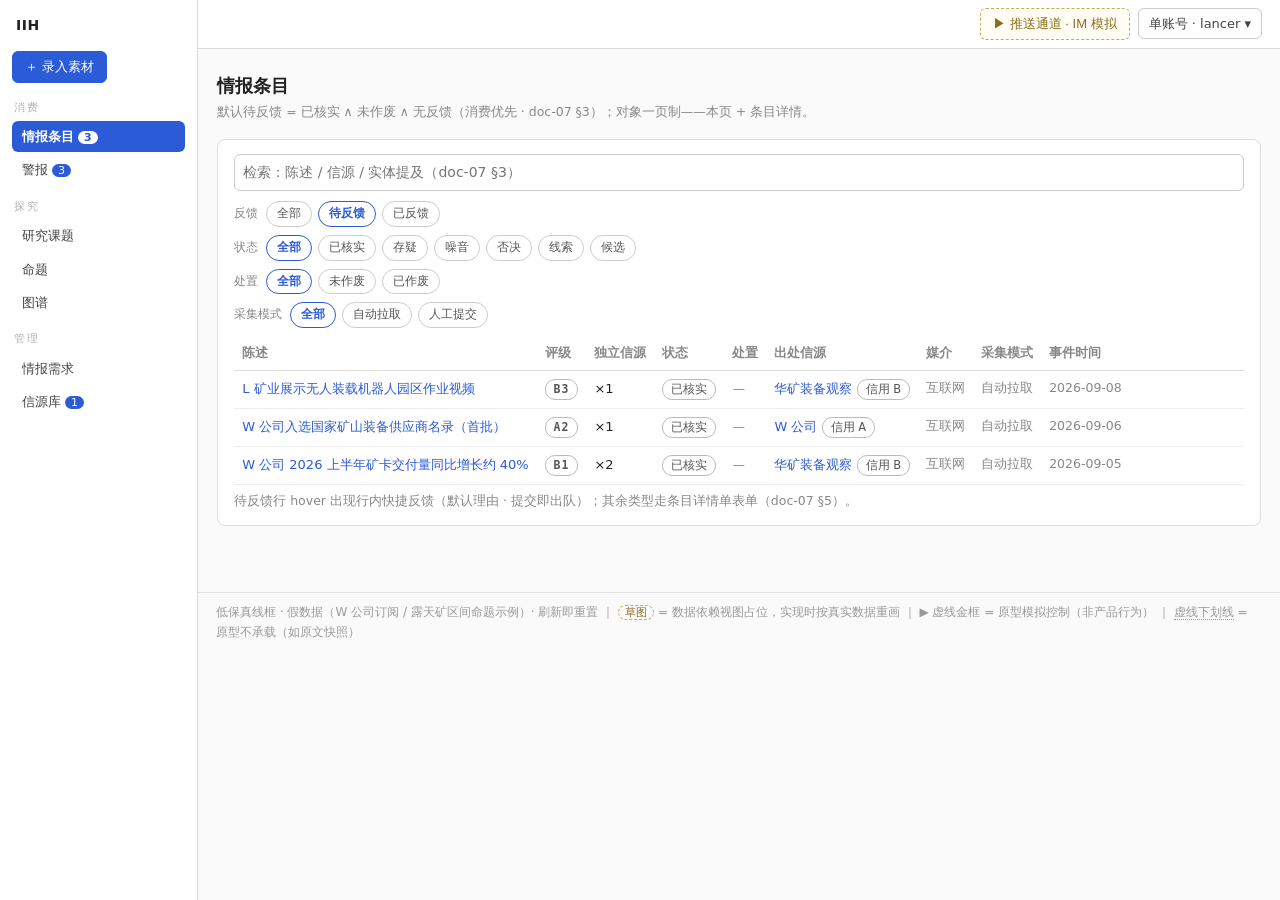
<file: prototype/index.html>
<!doctype html>
<html lang="zh-CN">
<head>
<meta charset="utf-8">
<meta name="viewport" content="width=device-width, initial-scale=1">
<meta name="color-scheme" content="light">
<title>IIH 原型 · 可点击线框</title>
<style>
*{box-sizing:border-box}
body{margin:0;font:14px/1.65 system-ui,-apple-system,"Segoe UI","PingFang SC","Microsoft YaHei",sans-serif;color:#222;background:#fafafa;display:flex;min-height:100vh}
a{color:#2b5bd7;text-decoration:none}
a:hover{text-decoration:underline}
.muted{color:#888;font-size:12.5px}
.mono{font-family:ui-monospace,SFMono-Regular,Menlo,monospace}
#sidebar{width:198px;flex:none;background:#fff;border-right:1px solid #d9d9d9;padding:14px 12px;position:sticky;top:0;height:100vh;overflow-y:auto}
#sidebar .brand{font-weight:700;letter-spacing:.5px;white-space:nowrap;padding:0 4px}
.side-submit{display:block;text-align:center;margin:14px 0 4px}
#nav{display:flex;flex-direction:column;gap:2px;margin-top:12px}
#nav>div{display:flex;flex-direction:column;gap:2px}
#nav .grp{font-size:10.5px;color:#b3b3b3;letter-spacing:2px;margin:10px 2px 3px}
#nav>div:first-child .grp{margin-top:0}
#nav a{padding:5px 10px;border-radius:6px;color:#444;font-size:13px}
#nav a.active{background:#2b5bd7;color:#fff;font-weight:600}
#nav a:hover:not(.active){text-decoration:none;background:#eef1f7}
.cnt{background:#2b5bd7;color:#fff;border-radius:9px;font-size:11px;padding:0 6px;margin-left:4px}
#nav a.active .cnt{background:#fff;color:#2b5bd7}
#right{flex:1;min-width:0;display:flex;flex-direction:column}
#topbar{display:flex;justify-content:flex-end;align-items:center;gap:10px;padding:8px 18px;background:#fff;border-bottom:1px solid #d9d9d9;position:sticky;top:0;z-index:20}
.nav-actions{display:flex;gap:8px;align-items:center}
.account{position:relative}
.account summary{cursor:pointer;list-style:none;font-size:13px;color:#444;border:1px solid #ccc;border-radius:6px;padding:4px 10px;background:#fff;user-select:none}
.account summary::-webkit-details-marker{display:none}
.account .menu{position:absolute;right:0;top:calc(100% + 6px);width:290px;background:#fff;border:1px solid #ddd;border-radius:8px;padding:10px 14px;box-shadow:0 4px 14px rgba(0,0,0,.12);z-index:30}
.menu-title{font-size:12px;color:#888;margin:9px 0 2px;font-weight:600}
.menu-title:first-child{margin-top:0}
@media(max-width:860px){body{flex-direction:column}#sidebar{width:auto;height:auto;position:static;border-right:none;border-bottom:1px solid #d9d9d9}.side-submit{display:inline-block;margin:10px 0 2px}#nav{flex-direction:row;flex-wrap:wrap}#nav .grp{display:none}#nav>div{flex-direction:row;flex-wrap:wrap;gap:4px}}
.btn{display:inline-block;border:1px solid #c9c9c9;background:#fff;border-radius:6px;padding:5px 12px;cursor:pointer;font-size:13px;color:#333;text-decoration:none;line-height:1.5}
.btn:hover{border-color:#2b5bd7;color:#2b5bd7;text-decoration:none}
.btn.primary{background:#2b5bd7;border-color:#2b5bd7;color:#fff}
.btn.primary:hover{background:#1e4cc0;color:#fff}
.btn.small{padding:2px 9px;font-size:12px}
.btn.sim{border-style:dashed;border-color:#c9a95c;color:#8a6d1a;background:#fffdf4}
.btn.sim:hover{border-color:#b3924a;color:#70590f;text-decoration:none}
main{max-width:1100px;margin:22px auto;padding:0 18px}
h1.page{font-size:18px;margin:0 0 2px}
.sub{color:#888;font-size:12.5px;margin-bottom:16px}
.box{background:#fff;border:1px solid #ddd;border-radius:8px;padding:14px 16px;margin-bottom:14px}
.box>h2{font-size:14.5px;margin:0 0 10px;display:flex;align-items:center;gap:8px;flex-wrap:wrap}
.box h3{font-size:13.5px;margin:12px 0 6px;color:#444}
.detail-sticky{position:sticky;top:41px;z-index:15;background:#fff;border:1px solid #ddd;border-radius:8px;padding:7px 12px;margin-bottom:14px;display:flex;align-items:center;gap:8px;box-shadow:0 1px 4px rgba(0,0,0,.05)}
.detail-sticky .stmt{flex:1;min-width:0;font-weight:600;font-size:13px;white-space:nowrap;overflow:hidden;text-overflow:ellipsis}
.detail-sticky .btn,.detail-sticky .pill{flex:none;white-space:nowrap}
table{width:100%;border-collapse:collapse;font-size:13px}
th{text-align:left;color:#888;font-weight:600;border-bottom:1px solid #ddd;padding:6px 8px;white-space:nowrap}
td{border-bottom:1px solid #eee;padding:7px 8px;vertical-align:top}
tr:hover td{background:#f5f7fd}
.pill{display:inline-block;border:1px solid #bbb;border-radius:10px;padding:0 8px;font-size:11.5px;color:#555;white-space:nowrap;background:#fff}
.pill.rating{font-family:ui-monospace,monospace;font-weight:700;letter-spacing:1px}
.pill.hi{background:#111;border-color:#111;color:#fff}
.pill.dashed{border-style:dashed;color:#999}
.sketch{border:1px dashed #c9a95c;border-radius:8px;padding:10px 12px;background:#fffdf4;margin-bottom:14px}
.sketch .sketch-tag{font-size:11px;color:#8a6d1a;border:1px dashed #c9a95c;padding:0 6px;border-radius:8px}
.stub{color:#999;border-bottom:1px dotted #999;cursor:help}
.chain{list-style:none;padding:0;margin:0}
.chain li{padding:5px 0 5px 14px;border-left:2px solid #ddd;margin-left:6px}
.chain li.first{border-left-color:#2b5bd7}
.kv{display:grid;grid-template-columns:130px 1fr;gap:5px 10px;font-size:13px;margin:0}
.kv dt{color:#888}
.kv dd{margin:0}
.chips{display:flex;gap:6px;flex-wrap:wrap;margin:8px 0;align-items:center}
.chips .lbl{font-size:12px;color:#888;margin-right:2px}
.chip{border:1px solid #ccc;border-radius:14px;padding:2px 10px;font-size:12px;cursor:pointer;color:#555;background:#fff}
.chip.on{border-color:#2b5bd7;color:#2b5bd7;font-weight:600}
.fbrow{display:flex;flex-wrap:wrap;gap:6px;margin-top:8px}
.done-note{background:#eef7ee;border:1px solid #bfe0bf;color:#2c6e2c;border-radius:6px;padding:4px 8px;font-size:12px;margin-top:8px;display:inline-block}
.pipe{list-style:none;padding:0;margin:0}
.pipe li{display:flex;gap:10px;padding:6px 0;align-items:baseline;font-size:13px}
.pipe .st{width:56px;font-size:12px;color:#999;flex:none}
.pipe .done{color:#2c6e2c}
.pipe .doing{color:#2b5bd7;font-weight:600}
.pipe .todo{color:#aaa}
form .field{margin-bottom:10px}
label{display:block;font-size:12.5px;color:#666;margin-bottom:3px}
input[type=text],input[type=date],input[type=number],select,textarea{width:100%;padding:6px 8px;border:1px solid #ccc;border-radius:6px;font:inherit;background:#fff}
textarea{min-height:64px;resize:vertical}
.err{color:#c0392b;font-size:12px;margin-top:4px}
.grid2{display:grid;grid-template-columns:1fr 1fr;gap:14px}
@media(max-width:860px){.grid2{grid-template-columns:1fr}}
.alertrow{display:flex;gap:10px;align-items:baseline;padding:9px 2px;border-bottom:1px solid #eee}
.alertrow:last-child{border-bottom:none}
.alertrow .kind{flex:none;width:104px;text-align:center;font-size:11.5px;padding:1px 0;border-radius:8px;border:1px solid #bbb;background:#fff;color:#555}
.alertrow.high .kind{background:#111;border-color:#111;color:#fff}
.alertrow.unread .t{font-weight:700}
#im{position:fixed;top:0;right:0;bottom:0;width:410px;max-width:95vw;background:#f2f3f5;border-left:1px solid #ccc;box-shadow:-3px 0 14px rgba(0,0,0,.08);z-index:50;overflow-y:auto;padding:14px}
#im h3{margin:2px 0;font-size:14px}
.im-note{font-size:11.5px;color:#777;background:#fff;border:1px solid #ddd;border-radius:6px;padding:4px 8px;margin:6px 0 12px}
.im-time{font-size:11px;color:#999;margin:12px 0 5px}
.im-card{background:#fff;border:1px solid #ddd;border-radius:8px;padding:10px 12px;margin-bottom:8px}
.im-card .meta{display:flex;gap:8px;align-items:center;margin:6px 0;flex-wrap:wrap}
#toasts{position:fixed;bottom:18px;left:50%;transform:translateX(-50%);z-index:99;display:flex;flex-direction:column;gap:8px;align-items:center}
.toast{background:#222;color:#fff;border-radius:8px;padding:8px 16px;font-size:13px;box-shadow:0 2px 10px rgba(0,0,0,.25);max-width:80vw}
#foot{max-width:1100px;margin:30px auto 24px;padding:10px 18px 0;border-top:1px solid #e2e2e2;color:#999;font-size:12px}
.listbar{display:flex;justify-content:space-between;align-items:center;gap:10px;flex-wrap:wrap;margin:0 0 14px}
.listbar .t{font-size:18px;font-weight:700}
.listbar .acts{display:flex;gap:8px}
.rowfb{visibility:hidden;display:inline-flex;gap:6px}
tr:hover .rowfb{visibility:visible}
.modal{position:fixed;inset:0;background:rgba(0,0,0,.4);z-index:70;display:none;align-items:flex-start;justify-content:center;padding:48px 16px;overflow-y:auto}
.modal[data-open]{display:flex}
.modal .modal-card{background:#fff;border-radius:10px;max-width:620px;width:100%;padding:16px 20px;box-shadow:0 10px 40px rgba(0,0,0,.25)}
.modal .modal-head{display:flex;justify-content:space-between;align-items:center;margin-bottom:10px}
.fbtypes{display:flex;gap:12px;flex-wrap:wrap;margin-top:4px}
.fbtypes label{display:inline-flex;gap:4px;align-items:center;color:#444;font-size:13px}
.transcript{background:#fafafa;border:1px solid #eee;border-radius:6px;padding:10px;font-size:12.5px;white-space:pre-wrap;max-height:260px;overflow-y:auto;margin:8px 0}
.markrow{display:flex;gap:8px;align-items:center;margin:6px 0;flex-wrap:wrap}
.markrow .marklabel{font-weight:600;flex:none;min-width:64px}
.markrow input[type=text]{flex:1;max-width:300px}
.markhint{font-size:11.5px;color:#999;border-left:2px solid #eee;padding-left:8px;margin:2px 0 4px 72px}
details.markdetails{margin:8px 0}
details.markdetails summary{cursor:pointer;font-size:12.5px;color:#2b5bd7;user-select:none}
.marksform{padding:4px 0}
.info-i{color:#2b5bd7;cursor:help;font-style:normal;font-weight:700}
.empty{color:#999;padding:16px 0;text-align:center}
.diff td:first-child{color:#888;width:180px}
.arrow{color:#999}
.segmented{display:inline-flex;border:1px solid #c9c9c9;border-radius:8px;overflow:hidden}
.segmented .seg{display:inline-block;padding:5px 12px;font-size:13px;cursor:pointer;color:#555;background:#fff;border-right:1px solid #e0e0e0}
.segmented .seg:last-child{border-right:none}
.segmented .seg input{position:absolute;opacity:0;pointer-events:none}
.segmented .seg.active{background:#2b5bd7;color:#fff;font-weight:600}
</style>
</head>
<body>
<aside id="sidebar">
  <div class="brand">IIH</div>
  <a class="btn primary side-submit" href="#/submit" title="全局动作，不占导航位（doc-07 §3）">＋ 录入素材</a>
  <nav id="nav"></nav>
</aside>
<div id="right">
<header id="topbar">
  <div class="nav-actions">
    <button class="btn sim" onclick="imToggle()" title="原型模拟控制（非产品行为）——目标态无此入口，推送体验在用户的 IM 客户端内（doc-07 §4）">▶ 推送通道 · IM 模拟</button>
    <details class="account">
      <summary>单账号 · lancer ▾</summary>
      <div class="menu">
        <div class="menu-title">账号信息</div>
        <div class="muted">单消费方 · 本机部署（多消费方不在范围 · 立项 §7）</div>
        <div class="menu-title">推送通道绑定</div>
        <div>IM 机器人 · 已绑定 <button class="btn small" onclick="toast('换绑 / 停推为原型占位——推送通道的配置归宿在账户区')">换绑</button></div>
        <div class="menu-title">分发偏好</div>
        <div class="muted">晨间分发汇总 08:00 · 警报事件即时（doc-07 §4）</div>
        <div class="menu-title">引导</div>
        <div><button class="btn small sim" onclick="showOnboard()">▶ 重放冷启动引导（原型模拟首次启用）</button></div>
      </div>
    </details>
  </div>
</header>
<main id="app"></main>
<aside id="im" hidden></aside>
<div id="toasts"></div>
<footer id="foot">
  低保真线框 · 假数据（W 公司订阅 / 露天矿区间命题示例）· 刷新即重置 ｜
  <span class="sketch-tag" style="font-size:11px;color:#8a6d1a;border:1px dashed #c9a95c;padding:0 6px;border-radius:8px">草图</span> = 数据依赖视图占位，实现时按真实数据重画 ｜
  ▶ 虚线金框 = 原型模拟控制（非产品行为） ｜ <span class="stub">虚线下划线</span> = 原型不承载（如原文快照）
</footer>
</div>
<script>
'use strict';
/* ================= 假数据（示例：W 公司订阅 · 露天矿区间命题） ================= */

const DB = {
  sources: [
    {id:'s1', name:'华矿装备观察', type:'媒体', credit:'B', status:'已确认',
     entries:[{id:'o1', entry:'公众号 ID：huakuang-eq'}],
     profile:{stance:'中立偏业内', indep:'通常独立报道；偶转载 W 公司官网公告'},
     fb:{valid:32, factual:1, last:'2026-08-15 有效'},
     creditNote:'半衰期内累计 +30 → 档 B',
     adjustments:[
       {time:'2026-08-15 10:02', delta:1, score:29.5, grade:'B', formula:'v1'},
       {time:'2026-09-01 08:52', delta:1, score:30.0, grade:'B', formula:'v1'}]},
    {id:'s2', name:'W 公司', type:'公司', credit:'A', status:'已确认', entity:'e1',
     entries:[{id:'o2', entry:'https://w-mining.example/news'}],
     profile:{stance:'官方口径', indep:'一次信源'},
     fb:{valid:41, factual:0, last:'2026-09-01 有效'},
     creditNote:'半衰期内累计 +41 → 档 A',
     adjustments:[
       {time:'2026-08-29 14:00', delta:1, score:40.0, grade:'A', formula:'v1'},
       {time:'2026-09-01 08:52', delta:1, score:41.0, grade:'A', formula:'v1'}]},
    {id:'s3', name:'北方工程机械网', type:'媒体', credit:'B', status:'已确认',
     entries:[{id:'o4', entry:'https://north-cm.example'}],
     profile:{stance:'中立', indep:'以转载为主，偶发原创'},
     fb:{valid:18, factual:0, last:'2026-08-20 有效'},
     creditNote:'半衰期内累计 +18 → 档 B'},
    {id:'s4', name:'第一矿机周刊', type:'媒体', credit:'C', status:'已确认',
     entries:[{id:'o5', entry:'https://mp-weekly.example'}],
     profile:{stance:'中立', indep:'消息面混杂，需穿透'},
     fb:{valid:9, factual:1, last:'2026-07-30 有效'},
     creditNote:'半衰期内累计 +7 → 档 C'},
    {id:'s5', name:'矿山圈快报', type:'媒体', credit:'D', status:'已确认',
     entries:[{id:'o6', entry:'公众号 ID：ksquan-daily'}],
     profile:{stance:'猎奇倾向', indep:'独立性存疑'},
     fb:{valid:4, factual:2, last:'2026-09-04 事实错误'},
     creditNote:'半衰期内累计 −4 → 档 D（事实错误 −2 × 2）',
     adjustments:[
       {time:'2026-09-02 11:00', delta:-2, score:-2.0, grade:'D', formula:'v1'},
       {time:'2026-09-04 09:10', delta:-2, score:-4.0, grade:'D', formula:'v1'}]},
    {id:'s6', name:'矿业装备出口观察', type:'媒体', credit:'—', status:'待确认',
     found:{channel:'探索发现（R1 探索任务 · 条目归因识别）', time:'2026-09-06', entry:'公众号：矿业装备出口观察'},
     note:'未确认的发现不入信源库、不建画像、不参与信用记账（decision-05）'},
  ],

  items: [
    {id:'i1', stmt:'W 公司 2026 上半年矿卡交付量同比增长约 40%', status:'已核实', rating:'B1', indepCount:2,
     indep:['s1','s2'], provenanceSrc:'s1', snapshot:'archive',
     provenance:[
       {src:'s1', medium:'互联网', role:'首发 · 一次信源 · 本链最早引入', time:'2026-09-05 20:14', carrier:'网页', chain:'A'},
       {src:'s3', medium:'互联网', role:'转载 S1（二次信源）', time:'2026-09-06 09:20', carrier:'网页', chain:'A'},
       {src:'s2', medium:'互联网', role:'公告确认 · 一次信源 · 独立', time:'2026-09-07 18:00', carrier:'网页', chain:'B'},
       {src:'s4', medium:'互联网', role:'转载 S2（二次信源）', time:'2026-09-07 19:40', carrier:'网页', chain:'B'}],
     ratingHistory:[
       {v:1, time:'2026-09-07 10:12', rating:'B2', n:1, r:'B', cred:'2', formula:'v1', basis:'公式 v1：N=1（S1 独立），R=B → 内容可信度 2'},
       {v:2, time:'2026-09-07 21:03', rating:'B1', n:2, r:'B', cred:'1', formula:'v1', basis:'新印证合并：S2 独立印证，N=2 → 内容可信度 1（触发器：新印证合并 · doc-02 §5.1）', current:true}],
     eventTime:'2026-09-05', collectTime:'2026-09-06 08:30', medium:'互联网', carrier:'网页', mode:'自动拉取',
     hits:['r1'], citedBy:[{claim:'c1', as:'证据挂载 · 参数②（在役矿卡保有量）'}], feedbacks:[],
     trail:[{t:'已核实（B2）', time:'2026-09-07 10:12'},{t:'评级重评（B2 → B1 · 新印证合并）', time:'2026-09-07 21:03'}],
     attribution:'最早引入方 S1 华矿装备观察（decision-04）'},

    {id:'i6', stmt:'W 公司入选国家矿山装备供应商名录（首批）', status:'已核实', rating:'A2', indepCount:1,
     indep:['s2'], provenanceSrc:'s2', snapshot:'archive',
     provenance:[{src:'s2', medium:'互联网', role:'公示 · 一次信源', time:'2026-09-07 10:00', carrier:'网页', chain:'A'}],
     ratingHistory:[{v:1, time:'2026-09-07 11:40', rating:'A2', n:1, r:'A', cred:'2', formula:'v1', basis:'公式 v1：N=1，R=A → 内容可信度 2', current:true}],
     eventTime:'2026-09-06', collectTime:'2026-09-07 10:30', medium:'互联网', carrier:'网页', mode:'自动拉取',
     hits:['r1'], citedBy:[], feedbacks:[],
     trail:[{t:'已核实（A2）', time:'2026-09-07 11:40'}],
     attribution:'最早引入方 S2 W 公司（decision-04）'},

    {id:'i3', stmt:'W 公司渠道大会：下一代电驱矿卡计划 2027Q2 量产', status:'候选', rating:null, indepCount:null,
     indep:[], provenanceSrc:'s2', snapshot:'transcript', material:'m1',
     provenance:[{src:'s2', medium:'行业展会', role:'渠道大会发言 · 一次信源（经录音）', time:'2026-09-05 13:20', carrier:'录音', chain:'A'}],
     ratingHistory:[],
     eventTime:'2026-09-05', collectTime:'2026-09-05 14:00', medium:'行业展会', carrier:'录音', mode:'人工提交',
     hits:['r1'], citedBy:[], feedbacks:[],
     pipe:[{name:'线索 · 采集（ASR 转写 → 待标记 → 逐人归因）', state:'done', time:'09-05 14:02'},
           {name:'审查 · 相关性 / 事件同一性 / 有效性初筛', state:'done', time:'09-05 15:10', note:'通过 → 候选（命中 R1）'},
           {name:'核实评级 · 穿透转引链 · 独立信源检索', state:'doing', since:'09-05 15:30'}],
     trail:[{t:'线索（人工提交 · 不经定向任务化，直接进入审查）', time:'2026-09-05 14:02'},{t:'候选', time:'2026-09-05 15:10'}],
     verifyPreset:{rating:'A2', n:1, r:'A', cred:'2', basis:'公式 v1：N=1（大会发言，暂无独立佐证），R=A → 内容可信度 2'},
     attribution:'最早引入方 S2 W 公司（decision-04）'},

    {id:'i2', stmt:'W 公司中标北方露天矿 12 台百吨级矿卡订单', status:'已核实', rating:'A2', indepCount:1,
     indep:['s2'], provenanceSrc:'s2', snapshot:'archive',
     provenance:[{src:'s2', medium:'互联网', role:'中标公告 · 一次信源', time:'2026-08-28 09:00', carrier:'网页', chain:'A'},
                 {src:'s4', medium:'互联网', role:'转载 S2（二次信源）', time:'2026-08-29 10:00', carrier:'网页', chain:'A'}],
     ratingHistory:[{v:1, time:'2026-08-29 14:00', rating:'A2', n:1, r:'A', cred:'2', formula:'v1', basis:'公式 v1：N=1，R=A → 内容可信度 2', current:true}],
     eventTime:'2026-08-28', collectTime:'2026-08-28 10:00', medium:'互联网', carrier:'网页', mode:'自动拉取',
     hits:['r1'], citedBy:[{claim:'c2', as:'判定证据'}],
     feedbacks:[{type:'有效', reason:'快捷 · 有效', time:'2026-09-01 08:52', routing:'信用 ↑（归因：S2 W 公司）· 需求/采集配置正向微调'}],
     trail:[{t:'已核实（A2）', time:'2026-08-29 14:00'}],
     attribution:'最早引入方 S2 W 公司（decision-04）'},

    {id:'i5', stmt:'西部某省拟出台矿卡新能源置换补贴政策（征求意见稿）', status:'候选', rating:null, indepCount:null,
     indep:[], provenanceSrc:'s4', snapshot:'archive',
     provenance:[{src:'s4', medium:'互联网', role:'首发报道', time:'2026-08-20 16:00', carrier:'网页', chain:'A'},
                 {src:'s3', medium:'互联网', role:'跟进报道 · 疑似同源', time:'2026-09-07 09:00', carrier:'网页', chain:'A'}],
     ratingHistory:[],
     eventTime:'2026-08-20', collectTime:'2026-08-20 16:10', medium:'互联网', carrier:'网页', mode:'自动拉取',
     hits:['r1'], citedBy:[], feedbacks:[],
     pipe:[{name:'线索 · 采集（解析）', state:'done', time:'08-20 16:10'},
           {name:'审查 · 相关性 / 事件同一性 / 有效性初筛', state:'done', time:'08-20 17:00', note:'通过 → 候选'},
           {name:'核实评级 · 独立信源检索（第一次：无法完成 → 存疑）', state:'done', time:'08-24 10:00', note:'核实无法完成，无独立佐证 → 挂存疑（复核兜底期 11-22）'},
           {name:'存疑复核 · 新证据命中事件级合并键（doc-05 §4）', state:'done', time:'09-07 09:05', note:'S3 跟进报道命中 → 回候选，重新核实'},
           {name:'核实评级 · 重新核实', state:'doing', since:'09-07 09:10'}],
     trail:[{t:'候选', time:'2026-08-20 17:00'},{t:'存疑（核实无法完成）', time:'2026-08-24 10:00'},{t:'候选（事件驱动复核回流）', time:'2026-09-07 09:05'}],
     attribution:'—'},

    {id:'i4', stmt:'W 公司收购 J 矿电驱动部件厂', status:'已核实', retracted:true, rating:'D4', indepCount:1,
     indep:['s5'], provenanceSrc:'s5', snapshot:'archive',
     provenance:[{src:'s5', medium:'互联网', role:'爆料 · 唯一信源', time:'2026-08-20 08:00', carrier:'网页', chain:'A'}],
     ratingHistory:[{v:1, time:'2026-08-21 09:00', rating:'D4', n:1, r:'D', cred:'4', formula:'v1', basis:'公式 v1：N=1，R=D → 内容可信度 4', current:true}],
     eventTime:'2026-08-19', collectTime:'2026-08-20 08:05', medium:'互联网', carrier:'网页', mode:'自动拉取',
     hits:['r1'], citedBy:[{claim:'c2', as:'判定证据（已失效）'}],
     feedbacks:[{type:'事实错误', reason:'公告已辟谣：收购主体为其控股股东，非 W 公司', time:'2026-09-04 09:10', routing:'条目 → 作废并级联重估 · 信用 ↓↓（归因：S5 矿山圈快报）· 核实收紧（独立信源计数要求提高）'}],
     trail:[{t:'已核实（D4）', time:'2026-08-21 09:00'},{t:'作废（事实错误 → 级联重估 C2）', time:'2026-09-04 09:10'}],
     attribution:'最早引入方 S5 矿山圈快报（decision-04）'},

    {id:'i7', stmt:'W 公司向东南亚矿业公司交付 20 台电动矿卡', status:'已核实', rating:'A2', indepCount:1,
     indep:['s2'], provenanceSrc:'s2', snapshot:'archive',
     provenance:[{src:'s2', medium:'互联网', role:'交付公告 · 一次信源', time:'2026-05-10 09:00', carrier:'网页', chain:'A'}],
     ratingHistory:[{v:1, time:'2026-05-11 10:00', rating:'A2', n:1, r:'A', cred:'2', formula:'v1', basis:'公式 v1：N=1，R=A → 内容可信度 2', current:true}],
     eventTime:'2026-05-09', collectTime:'2026-05-10 09:05', medium:'互联网', carrier:'网页', mode:'自动拉取',
     hits:['r1'], citedBy:[{claim:'c3', as:'证伪依据'}],
     feedbacks:[{type:'有效', reason:'快捷 · 有效', time:'2026-05-12 08:30', routing:'信用 ↑（归因：S2 W 公司）'}],
     trail:[{t:'已核实（A2）', time:'2026-05-11 10:00'}],
     attribution:'最早引入方 S2 W 公司（decision-04）'},

    {id:'i8', stmt:'L 矿业展示无人装载机器人园区作业视频', status:'已核实', rating:'B3', indepCount:1,
     indep:['s1'], provenanceSrc:'s1', snapshot:'archive',
     provenance:[{src:'s1', medium:'互联网', role:'首发 · 一次信源', time:'2026-09-08 20:00', carrier:'网页', chain:'A'}],
     ratingHistory:[{v:1, time:'2026-09-09 09:00', rating:'B3', n:1, r:'B', cred:'3', formula:'v1', basis:'公式 v1：N=1，R=B → 内容可信度 3', current:true}],
     eventTime:'2026-09-08', collectTime:'2026-09-08 20:10', medium:'互联网', carrier:'网页', mode:'自动拉取',
     hits:[], citedBy:[], feedbacks:[],
     trail:[{t:'已核实（B3）', time:'2026-09-09 09:00'}],
     attribution:'最早引入方 S1 华矿装备观察（decision-04）',
     note:'断连孤岛演示：不命中任何激活需求、实体不与课题邻域连通——图谱页提示新话题（doc-02 §3）'},

    {id:'i9', stmt:'W 公司渠道大会公布电驱矿卡量产时间表（通稿转载）', status:'噪音', rating:null, indepCount:null,
     indep:[], provenanceSrc:'s4', snapshot:'archive',
     provenance:[{src:'s4', medium:'互联网', role:'转载 S2 通稿（二次信源）', time:'2026-09-05 18:30', carrier:'网页', chain:'A'}],
     ratingHistory:[],
     eventTime:'2026-09-05', collectTime:'2026-09-05 18:32', medium:'互联网', carrier:'网页', mode:'自动拉取',
     hits:[], citedBy:[], feedbacks:[],
     review:{rationale:'与 I3（渠道大会发言）同源通稿——事件同一性判定为重复，审查否决', reason:'重复', time:'2026-09-05 18:40'},
     trail:[{t:'线索', time:'2026-09-05 18:32'},{t:'噪音（审查否决 · 重复）', time:'2026-09-05 18:40'}],
     attribution:'—',
     note:'噪音 = 审查否决的终态（doc-02 §4.2）：消费方可携理由提审查异议 → 重审通过回候选'},
  ],

  tasks: [
    {id:'t1', question:'露天矿装车市场空间有多大？', status:'进行中', created:'2026-09-03', registrant:'消费方',
     prompt:{
       metrics:[
         {no:'①', name:'国内露天矿数量与分布', req:'r2', state:'待命中'},
         {no:'②', name:'在役矿卡保有量', req:'r3', state:'已命中', ev:'i1'},
         {no:'③', name:'平均车龄与年更换率', req:'r3', state:'待命中'},
         {no:'④', name:'整机均价与订单结构', req:'r4', state:'已命中', ev:'i2'},
         {no:'⑤', name:'电驱渗透率', req:'r4', state:'待命中'},
         {no:'⑥', name:'出口占比与折算', req:null, state:'信源指引覆盖（未单列需求）'}],
       framework:'三法交叉定区间；父课题取子命题按交集定值合成，叶子参数由子课题/直挂需求采集（构造性测算由用户完成 · 判定者记人 · decision-06）',
       guide:'行业协会统计、上市公司年报与投资者问答、招标公示网、海关出口数据'},
     claims:['c1'], scenarios:['露天矿装车市场空间在 150–200 亿元区间（含出口拉动的上限情形）'], spawnedReqs:['r2','r3','r4'],
     children:['t1a','t1b'],
     note:'问题树（decision-06）：定向智能体按提示词递归分解为子课题（各测算法）+ 叶子情报需求（盯输入）；子命题合成父命题。判定、置信度、推理记录归命题。'},
    {id:'t1a', parent:'t1', question:'单元存量法测算（单元数 × 配置）', status:'进行中', created:'2026-09-03', registrant:'定向智能体',
     prompt:null, claims:['c1a'], scenarios:[], spawnedReqs:[], children:[],
     note:'子课题·方法一（decision-06）：叶子参数（①②③）采集 → 分析智能体判定子命题；父课题取子命题合成。'},
    {id:'t1b', parent:'t1', question:'工作量产能法测算（年总量 ÷ 单台能力 × 份额）', status:'进行中', created:'2026-09-03', registrant:'定向智能体',
     prompt:null, claims:['c1b'], scenarios:[], spawnedReqs:[], children:[],
     note:'子课题·方法二（decision-06）：叶子参数（④⑤）采集 → 分析智能体判定子命题；父课题取子命题合成。'},

    {id:'t2', question:'W 公司下一代矿卡会全系采用电驱吗？', status:'进行中', created:'2026-09-01', registrant:'消费方',
     prompt:null, claims:['c2'], scenarios:[], spawnedReqs:[],
     note:'渠道大会口径顺手包成问题；答案落成命题（decision-06）。'},
    {id:'t3', question:'W 公司会退出海外矿卡市场吗？', status:'已结题', created:'2026-04-20', registrant:'消费方',
     prompt:null, claims:['c3'], scenarios:[], spawnedReqs:[],
     note:'已证伪留底（负知识资产）：命题不受结题影响，可继续被引用与翻案（decision-06）。'},
  ],

  claims: [
    {id:'c1', stmt:'露天矿装车市场空间在 120–150 亿元区间', status:'假设', confidence:null, registered:'2026-09-03', registrant:'消费方', byTask:'t1',
     spawnedReqs:[], evidence:[{subclaim:'c1a', as:'子结论 · 单元存量法'},{subclaim:'c1b', as:'子结论 · 工作量产能法'}],
     reasoning:[
       {time:'2026-09-03 10:00', judge:'消费方', action:'登记候选答案命题（初始态 = 假设）', basis:'decision-06', cites:[]},
       {time:'2026-09-08 09:00', judge:'分析智能体', action:'合成进行中：已取子命题 C1A（单元存量法 80–110 亿），待 C1B 出结论后交集定值', basis:'非叶子命题从子命题合成（逻辑合成 · decision-06）', cites:['c1a']}]},

    {id:'c1a', stmt:'单元存量法估 80–110 亿元', status:'结论', confidence:'中', registered:'2026-09-07', registrant:'消费方', byTask:'t1a',
     spawnedReqs:[], evidence:[{item:'i1', as:'参数② · 在役矿卡保有量'}],
     reasoning:[
       {time:'2026-09-07 21:30', judge:'消费方（构造性测算 · 判定者记人 · decision-06）', action:'子课题判定：证实 → 子结论命题', basis:'公式 v1：M=1，W=1 → 置信度 中（单法仅参考区间）', cites:['i1']}]},
    {id:'c1b', stmt:'工作量产能法估 95–125 亿元', status:'假设', confidence:null, registered:'2026-09-07', registrant:'消费方', byTask:'t1b',
     spawnedReqs:[], evidence:[{item:'i2', as:'参数④ · 整机均价与订单结构'}],
     reasoning:[
       {time:'2026-09-07 21:40', judge:'消费方', action:'登记候选答案命题（初始态 = 假设）', basis:'decision-06', cites:[]}]},

    {id:'c2', stmt:'W 公司下一代矿卡将全系采用电驱路线', status:'重估中', confidence:'中（重估前）', registered:'2026-09-01', registrant:'消费方', byTask:'t2',
     spawnedReqs:[], evidence:[{item:'i2', as:'判定证据'},{item:'i4', as:'判定证据（已失效）'}],
     diff:[
       {obj:'情报条目 I4（触发源）', before:'D4 · 已核实', after:'D4 · 已核实 ∧ 已作废（事实错误）'},
       {obj:'命题 C2 状态', before:'结论', after:'重估中'},
       {obj:'C2 置信度', before:'中（公式 v1：M=2，W=4）', after:'重估中（维持 / 修订 / 降级存疑 / 推翻）'}],
     reasoning:[
       {time:'2026-09-01 09:00', judge:'消费方', action:'登记候选答案命题（初始态 = 假设）', basis:'decision-06', cites:[]},
       {time:'2026-09-02 09:00', judge:'分析智能体', action:'判定：证实 → 结论命题', basis:'公式 v1：M=2（I2, I4），W=4（I4 最弱）→ 置信度 中', cites:['i2','i4']},
       {time:'2026-09-04 09:10', judge:'记账层（调度）', action:'级联重估触发：I4 作废 → 进入重估中', basis:'推理记录引用关系（I4 已失效）', cites:['i4']}],
     alertNote:'多数情形无需操作——重估自动收敛；对触发源条目可反馈（事实错误 / 评级异议）'},

    {id:'c3', stmt:'W 公司将退出海外矿卡市场', status:'已证伪', confidence:null, registered:'2026-04-20', registrant:'消费方', byTask:'t3',
     spawnedReqs:[], evidence:[{item:'i7', as:'证伪依据'}],
     reasoning:[
       {time:'2026-04-20 10:00', judge:'消费方', action:'登记候选答案命题（初始态 = 假设）', basis:'decision-06', cites:[]},
       {time:'2026-05-12 11:00', judge:'分析智能体', action:'判定：证伪 → 已证伪', basis:'I7 交付事实与命题矛盾', cites:['i7']}],
     note:'负知识资产：默认稳态保留，避免重复提出、辅助排除法；证伪依据动摇时进入重估'},
  ],

  reqs: [
    {id:'r1', name:'长期跟踪 W 公司动态', status:'激活', window:'常驻',
     freq:'1h', sources:['s1','s2'], eventWindow:'一周内',
     validFrom:'2026-09-03', validUntil:null,
     contentSpec:'主题：矿卡、订单、业绩、战略动向\n关注对象：W 公司；一次信源优先，媒体次之\n节奏：晨间分发汇总（批量）',
     lastCollected:'2026-09-08 08:00', recentHits:['i1','i6','i3','i2']},
    {id:'r2', name:'盯输入：国内露天矿数量与分布', status:'激活', window:'至 T1 结题', spawnedBy:'t1', hits:[]},
    {id:'r3', name:'盯输入：在役矿卡保有量 / 车龄与更换率', status:'激活', window:'至 T1 结题', spawnedBy:'t1', hits:['i1']},
    {id:'r4', name:'盯输入：整机均价 / 电驱渗透率', status:'激活', window:'至 T1 结题', spawnedBy:'t1', hits:['i2']},
    {id:'r5', name:'跟踪竞品 Z 公司动态', status:'暂停', window:'常驻',
     freq:'24h', sources:null, eventWindow:null, validFrom:'2026-08-01', validUntil:null,
     contentSpec:'主题：Z 公司、矿卡、订单动态'},
  ],

  materials: [
    {id:'m1', filename:'渠道大会_主论坛.m4a', status:'已完成', medium:'行业展会', collected:'2026-09-05 13:20',
     duration:2530, item:'i3',
     transcript:'[00:12] 王强（渠道部）：各位渠道伙伴，欢迎参加 W 公司年度渠道大会……\n[08:40] 李彦（研究院）：大家最关心的下一代电驱矿卡，我们计划 2027 年二季度量产，目前台架试验进度符合预期……\n[21:05] 王强（渠道部）：渠道政策方面，明年返点与样车支持将向电驱产品线倾斜……'},
    {id:'m2', filename:'渠道大会_闭门交流.m4a', status:'待标记', medium:'行业展会', collected:'2026-09-06 09:40',
     duration:1870,
     speakers:[
       {label:'发言人1', hint:'开场自报「我负责矿卡事业部」，谈整机交付节奏——疑为 W 公司矿卡事业部负责人'},
       {label:'发言人2', hint:'提到「我们研究院做的台架试验」，回应技术细节——疑为研究院人员'}],
     transcript:'[00:08] 发言人1：闭门环节我直说，明年整机交付节奏会比今年再提一档……\n[06:32] 发言人2：台架试验那边，电驱桥的可靠性数据下季度能给结论……\n[15:47] 发言人1：海外渠道不用太担心，东南亚那几个大单交付都很稳……'},
    {id:'m3', filename:'客户访谈_矿场调度.wav', status:'抽取失败', medium:'用户访谈', collected:'2026-09-07 16:05',
     duration:950, failure:'陈述抽取失败：LLM 网关超时（504）', retries:2,
     transcript:'[00:15] 发言人1：我们现在在役的矿卡平均车龄六年往上……'},
  ],

  alerts: [
    {id:'al1', kind:'翻案警报', level:'高', time:'2026-09-04 09:12', read:false,
     title:'命题 C2 进入重估中（级联重估）', body:'情报条目 I4 作废（事实错误反馈）→ 引用它的命题 C2（研究课题 T2 的答案）→ 重估中。', to:'claim/c2', toLabel:'查看命题前后对比'},
    {id:'al2', kind:'评级重评完成', level:'中', time:'2026-09-07 21:05', read:false,
     title:'I1 评级 B2 → B1', body:'新印证合并：独立信源 1 → 2（S2 公告确认）。下游引用取当前值。', to:'item/i1', toLabel:'查看评级历史'},
    {id:'al3', kind:'存疑复核', level:'中', time:'2026-09-07 09:05', read:false,
     title:'I5 已回候选，重新核实', body:'新证据命中事件级合并键（doc-05 §4 事件驱动）——多数情形无需操作。', to:'item/i5', toLabel:'查看条目'},
  ],

  entities: [
    {id:'e1', name:'W 公司', type:'机构', aliases:['W 集团', 'W 股份'],
     merges:[{from:'W 集团', time:'2026-09-06', note:'实体归一提案 · 消费方确认（doc-02 §3）'}],
     mentions:{items:['i1','i2','i3','i4','i6','i7'], claims:['c2','c3']}},
    {id:'e2', name:'矿卡', type:'产品', aliases:[], merges:[],
     mentions:{items:['i1','i2','i3','i5','i7'], claims:['c1','c2']}},
    {id:'e3', name:'电驱', type:'技术', aliases:['电驱动'], merges:[],
     mentions:{items:['i3'], claims:['c2']}},
    {id:'e4', name:'北方露天矿', type:'矿场', aliases:[], merges:[],
     mentions:{items:['i2'], claims:[]}},
    {id:'e5', name:'东南亚矿业公司', type:'机构', aliases:[], merges:[],
     mentions:{items:['i7'], claims:[]}},
    {id:'e6', name:'L 矿业', type:'机构', aliases:[], merges:[], orphan:true,
     mentions:{items:['i8'], claims:[]}},
  ],
};

const FB_TYPES = ['有效','不相关','过期','噪音','评级异议','事实错误'];
const ROUTING_NOTE = {
  '有效':'信用 ↑（归因至最早引入方）· 需求/采集配置正向微调',
  '不相关':'已路由：需求 / 采集配置修正',
  '过期':'已路由：采集频率、时效参数',
  '噪音':'已路由：审查（去重 / 初筛）迭代',
  '评级异议':'已触发评级重评（doc-02 §5.1）',
  '事实错误':'条目 → 作废并级联重估 · 信用 ↓↓ · 核实收紧',
};

/* ================= 工具 ================= */
const $ = s => document.querySelector(s);
const esc = s => String(s ?? '').replace(/[&<>"']/g, c => ({'&':'&amp;','<':'&lt;','>':'&gt;','"':'&quot;',"'":'&#39;'}[c]));
const src = id => DB.sources.find(x => x.id === id);
const item = id => DB.items.find(x => x.id === id);
const claim = id => DB.claims.find(x => x.id === id);
const req = id => DB.reqs.find(x => x.id === id);
const srcName = id => { const s = src(id); return s ? s.name : '—'; };
const srcLink = id => { const s = src(id); return s ? `<a href="#/source/${id}">${esc(s.name)}</a>${s.credit ? ` <span class="pill">信用 ${s.credit}</span>` : ''}` : '—'; };
const itemLink = id => { const i = item(id); return i ? `<a href="#/item/${id}">${esc(i.stmt)}</a>` : '—'; };
const task = id => DB.tasks.find(x => x.id === id);
const taskLink = id => { const t = task(id); return t ? `<a href="#/task/${id}">${esc(t.question)}</a>` : '—'; };
const parentLink = id => task(id) ? `由研究课题 ${taskLink(id)} 催生（盯输入）` : (claim(id) ? `由命题 ${claimLink(id)} 催生（盯证据）` : '—');
const taskParentLink = id => `父课题：${taskLink(id)}`;
const claimLink = id => { const c = claim(id); return c ? `<a href="#/claim/${id}" title="${esc(c.stmt)}">${esc(c.stmt)}</a>` : '—'; };
const citeLink = id => item(id) ? itemLink(id) : (claim(id) ? claimLink(id) : '—');
const reqLink = id => { const r = req(id); return r ? `<a href="#/requirement/${id}">${esc(r.name)}</a>` : '—'; };
const ratingPill = r => r ? `<span class="pill rating">${esc(r)}</span>` : '<span class="pill dashed">未评级</span>';
const statusPill = s => `<span class="pill${s==='作废'?' dashed':''}">${esc(s)}</span>`;
const fbTypePill = t => `<span class="pill">${esc(t)}</span>`;
const feedbackPendingCount = () =>
  DB.items.filter(i => i.status === '已核实' && !i.retracted && !i.feedbacks.length).length;
const sourcesPendingCount = () =>
  DB.sources.filter(s => s.status === '待确认').length;
const alertsUnreadCount = () =>
  DB.alerts.filter(a => !a.read).length;
const isFeedbackPending = i => i.status === '已核实' && !i.retracted && !i.feedbacks.length;

function toast(msg){
  const d = document.createElement('div');
  d.className = 'toast'; d.textContent = msg;
  $('#toasts').appendChild(d);
  setTimeout(() => d.remove(), 4200);
}
function refresh(){ render(); renderIm(); }

/* ================= 路由 ================= */
const NAV_MAP = {items:'items', item:'items', alerts:'alerts', tasks:'tasks', task:'tasks',
                 claims:'claims', claim:'claims', graph:'graph',
                 reqs:'reqs', requirement:'reqs', sources:'sources', source:'sources', submit:null};
let PENDING_FB = null;   // 待补理由的事实错误反馈（跳详情）
let PENDING_REQ = null;  // 图谱孤岛预填的新情报需求（原型）
let UI = {itemFeedback:'待反馈', itemStatus:'全部', itemDisp:'全部', itemMode:'全部', itemQ:'',
          subFiles:[], subText:'', detail:{}, graphView:'实体视图', graphSel:null, onboard:false, probeReq:null};

function route(){
  const h = location.hash.replace(/^#\/?/, '') || 'items';
  const [page, id] = h.split('/');
  return {page, id};
}
const NAV_GROUPS = [
  ['消费', [['items','情报条目'], ['alerts','警报']]],
  ['探究', [['tasks','研究课题'],['claims','命题'],['graph','图谱']]],
  ['管理', [['reqs','情报需求'],['sources','信源库']]],
];
function renderNav(active){
  $('#nav').innerHTML = NAV_GROUPS.map(([g, links]) => `<div><div class="grp">${g}</div>` +
    links.map(([p, label]) => {
      const cnt = p === 'items' ? feedbackPendingCount() : p === 'sources' ? sourcesPendingCount() : p === 'alerts' ? alertsUnreadCount() : 0;
      return `<a href="#/${p}" class="${active===p?'active':''}">${label}${cnt?`<span class="cnt">${cnt}</span>`:''}</a>`;
    }).join('') + '</div>').join('');
}
const PAGES = {
  items: renderItems, item: renderItemDetail, alerts: renderAlerts,
  tasks: renderTasks, task: renderTaskDetail,
  claims: renderClaims, claim: renderClaimDetail, graph: renderGraph,
  reqs: renderReqs, requirement: renderReqDetail,
  sources: renderSources, source: renderSourceDetail, submit: renderSubmit,
};
function render(){
  const {page, id} = route();
  if (!(page === 'item' && id === PENDING_FB)) PENDING_FB = null;   // 事实错误跳详情：仅目标页保留预选
  renderNav(NAV_MAP[page]);
  const fn = PAGES[page] || PAGES.items;
  $('#app').innerHTML = onboardOverlay() + (id ? fn(id) : fn());
  if (PENDING_FB){ const el = $('#fb-reason-' + PENDING_FB); if (el) el.focus(); }
  window.scrollTo(0, 0);
}
function openPanel(id){ const el = document.getElementById(id); if (el) el.setAttribute('data-open',''); }
function closePanel(id){ const el = document.getElementById(id); if (el) el.removeAttribute('data-open'); }

/* ================= 情报条目 ================= */
const ITEM_FILTER_FEEDBACK = ['全部','待反馈','已反馈'];
const ITEM_FILTER_STATUS = ['全部','已核实','存疑','噪音','否决','线索','候选'];
const ITEM_FILTER_DISP = ['全部','未作废','已作废'];
const ITEM_FILTER_MODE = ['全部','自动拉取','人工提交'];

function renderItems(){
  const q = (UI.itemQ || '').trim().toLowerCase();
  const rows = DB.items.filter(i => {
    const okFb = UI.itemFeedback === '全部' ? true
      : UI.itemFeedback === '待反馈' ? isFeedbackPending(i)
      : i.feedbacks.length > 0;
    const okSt = UI.itemStatus === '全部' || i.status === UI.itemStatus;
    const okDisp = UI.itemDisp === '全部' ? true
      : UI.itemDisp === '未作废' ? !i.retracted : !!i.retracted;
    const okMode = UI.itemMode === '全部' || i.mode === UI.itemMode;
    const hay = [i.stmt, srcName(i.provenanceSrc), ...itemEntities(i.id).map(e => e.name)].join(' ').toLowerCase();
    const okQ = !q || hay.includes(q);
    return okFb && okSt && okDisp && okMode && okQ;
  }).sort((a,b) => (b.eventTime||'').localeCompare(a.eventTime||''));
  return `
  <h1 class="page">情报条目</h1>
  <div class="sub">默认待反馈 = 已核实 ∧ 未作废 ∧ 无反馈（消费优先 · doc-07 §3）；对象一页制——本页 + 条目详情。</div>
  <div class="box">
    <div class="field" style="margin:0 0 10px"><input type="text" id="item-q" placeholder="检索：陈述 / 信源 / 实体提及（doc-07 §3）" value="${esc(UI.itemQ)}" oninput="setItemQ(this.value)"></div>
    <div class="chips"><span class="lbl">反馈</span>${ITEM_FILTER_FEEDBACK.map(f =>
      `<span class="chip ${UI.itemFeedback===f?'on':''}" onclick="setItemFeedback('${f}')">${f}</span>`).join('')}</div>
    <div class="chips"><span class="lbl">状态</span>${ITEM_FILTER_STATUS.map(s =>
      `<span class="chip ${UI.itemStatus===s?'on':''}" onclick="setItemFilter('${s}')">${s}</span>`).join('')}</div>
    <div class="chips"><span class="lbl">处置</span>${ITEM_FILTER_DISP.map(d =>
      `<span class="chip ${UI.itemDisp===d?'on':''}" onclick="setItemDisp('${d}')">${d}</span>`).join('')}</div>
    <div class="chips"><span class="lbl">采集模式</span>${ITEM_FILTER_MODE.map(m =>
      `<span class="chip ${UI.itemMode===m?'on':''}" onclick="setItemMode('${m}')">${m}</span>`).join('')}</div>
    <table>
      <tr><th>陈述</th><th>评级</th><th>独立信源</th><th>状态</th><th>处置</th><th>出处信源</th><th>媒介</th><th>采集模式</th><th>事件时间</th><th></th></tr>
      ${rows.length ? rows.map(i => `
        <tr>
          <td><a href="#/item/${i.id}">${esc(i.stmt)}</a>${i.mode==='人工提交'?' <span class="pill">人工提交</span>':''}</td>
          <td>${ratingPill(i.rating)}</td>
          <td>${i.indepCount!=null?`×${i.indepCount}`:'—'}</td>
          <td>${statusPill(i.status)}</td>
          <td>${i.retracted?'<span class="pill dashed">作废</span>':'<span class="muted">—</span>'}</td>
          <td>${srcLink(i.provenanceSrc)}</td>
          <td class="muted">${esc(i.medium)}</td>
          <td class="muted">${esc(i.mode)}</td>
          <td class="muted">${esc(i.eventTime)}</td>
          <td>${isFeedbackPending(i)?`<span class="rowfb">
            <button class="chip" onclick="fbQuick('${i.id}','有效')" title="快捷反馈（默认理由）">有效</button>
            <button class="chip" onclick="fbQuick('${i.id}','噪音')" title="快捷反馈（默认理由）">噪音</button>
          </span>`:''}</td>
        </tr>`).join('') : `<tr><td colspan="10"><div class="empty">当前筛选下无条目</div></td></tr>`}
    </table>
    <div class="muted" style="margin-top:6px">待反馈行 hover 出现行内快捷反馈（默认理由 · 提交即出队）；其余类型走条目详情单表单（doc-07 §5）。</div>
  </div>`;
}
function setItemFeedback(f){ UI.itemFeedback = f; render(); }
function setItemFilter(s){ UI.itemStatus = s; render(); }
function setItemDisp(d){ UI.itemDisp = d; render(); }
function setItemMode(m){ UI.itemMode = m; render(); }
function setItemQ(v){
  UI.itemQ = v; render();
  const el = $('#item-q');
  if (el){ el.focus(); el.setSelectionRange(el.value.length, el.value.length); }
}

function fbQuickRow(id){
  const i = item(id);
  if (i.feedbacks.length)
    return `<span class="done-note">✓ 已反馈 · ${esc(i.feedbacks[i.feedbacks.length-1].type)}（${esc(i.feedbacks[i.feedbacks.length-1].reason)}）</span>`;
  return FB_TYPES.map(t =>
    t === '事实错误'
      ? `<a class="btn small" href="#/item/${id}" onclick="fbJump('${id}')">事实错误 ↗详情</a>`
      : `<button class="btn small" onclick="fbQuick('${id}','${t}')">${t}</button>`
  ).join('') + `<a class="btn small" href="#/item/${id}">详情</a>`;
}
function fbJump(id){ PENDING_FB = id; render(); }

function itemNeighbors(id){
  const order = [...DB.items].sort((a,b) => (b.eventTime||'').localeCompare(a.eventTime||''));
  const idx = order.findIndex(i => i.id === id);
  return {prev: idx>0 ? order[idx-1] : null, next: idx>=0 && idx<order.length-1 ? order[idx+1] : null};
}
function toggleDetail(key){ UI.detail = UI.detail || {}; UI.detail[key] = !UI.detail[key]; render(); }
function collapseBox(key, title, summary, content, tag){
  const open = !!(UI.detail && UI.detail[key]);
  return `<div class="box"><h2 style="cursor:pointer;user-select:none" onclick="toggleDetail('${key}')">${open?'▾':'▸'} ${title}${summary?` <span class="muted" style="font-weight:400;font-size:12.5px">${summary}</span>`:''}${tag?` <span class="sketch-tag">${tag}</span>`:''}</h2>${open?content:''}</div>`;
}
function ratingDims(r){ return r ? [r[0], r.slice(1)] : [null,null]; }
function snapshotCell(i){
  if (i.snapshot === 'transcript'){
    const m = DB.materials.find(x => x.id === i.material);
    return m ? `<details class="markdetails"><summary>转写稿（${esc(m.filename)}）</summary><pre class="transcript">${esc(m.transcript)}</pre></details>` : '—';
  }
  if (i.mode === '人工提交'){
    const txt = i.originalText || i.stmt;
    return `<details class="markdetails"><summary>提交文本</summary><pre class="transcript">${esc(txt)}</pre></details>`;
  }
  return `<span class="stub" title="自动条目为存档链接（对象存储回放，CSP sandbox · doc-07 §3）；原型不承载">存档页 ↗</span>`;
}

function renderItemDetail(id){
  const i = item(id); if (!i) return '<div class="empty">条目不存在</div>';
  const chainGroups = {};
  i.provenance.forEach(p => { (chainGroups[p.chain] = chainGroups[p.chain] || []).push(p); });
  const ents = itemEntities(id);
  const {prev, next} = itemNeighbors(id);
  const [grade, cred] = ratingDims(i.rating);
  const cur = i.ratingHistory.find(r => r.current) || i.ratingHistory[i.ratingHistory.length-1];
  const chainCount = Object.keys(chainGroups).length;

  // L0 · sticky 上下文条（陈述 + 评级 + 状态 + 处置 + 上下条目）
  const sticky = `<div class="detail-sticky">
    ${prev?`<a class="btn small" href="#/item/${prev.id}" title="${esc(prev.stmt)}">‹</a>`:'<span class="btn small" style="opacity:.4;cursor:default">‹</span>'}
    ${next?`<a class="btn small" href="#/item/${next.id}" title="${esc(next.stmt)}">›</a>`:'<span class="btn small" style="opacity:.4;cursor:default">›</span>'}
    <span class="stmt">${esc(i.stmt)}</span>
    ${ratingPill(i.rating)} ${statusPill(i.status)} ${i.retracted?'<span class="pill dashed">作废</span>':''} ${i.indepCount!=null?`<span class="pill">独立 ×${i.indepCount}</span>`:''}
  </div>`;

  // L1 · hero（摘要优先）
  const hero = `<div class="box">
    <h2>${esc(i.stmt)}</h2>
    <div style="display:flex;gap:8px;align-items:center;flex-wrap:wrap;margin:4px 0 8px">
      ${statusPill(i.status)} ${i.retracted?'<span class="pill dashed">作废</span>':''} ${ratingPill(i.rating)}${grade?`<span class="muted">信源${esc(grade)} · 可信度${esc(cred)}</span>`:''} ${i.indepCount!=null?`<span class="pill">独立信源 ×${i.indepCount}</span>`:''}
    </div>
    <div class="muted">出处 ${srcLink(i.provenanceSrc)} · 事件时间 ${esc(i.eventTime)} · 采集 ${esc(i.collectTime)} · ${esc(i.medium)} / ${esc(i.carrier)} · ${esc(i.mode)}</div>
    <h3 style="margin-top:10px">状态迁移</h3>
    <div class="muted">${i.trail.map(t => `${esc(t.t)}<span class="muted">（${esc(t.time)}）</span>`).join(' <span class="arrow">→</span> ')}</div>
  </div>`;

  // L1 · 状态自适应主区
  let mainRegion = '';
  if (['线索','候选'].includes(i.status) && i.pipe){
    mainRegion = `<div class="box"><h2>流水线进度（线索 → 审查 → 核实评级）</h2>
      <ul class="pipe">${i.pipe.map(p => `
        <li><span class="st ${p.state}">${p.state==='done'?'✓':p.state==='doing'?'●':'○'}</span>
        <span>${esc(p.name)} ${p.time?`<span class="muted">${esc(p.time)}</span>`:''}${p.since?`<span class="muted">自 ${esc(p.since)}</span>`:''}${p.note?`<br><span class="muted">${esc(p.note)}</span>`:''}</span></li>`).join('')}
      </ul>
      <div class="fbrow"><button class="btn small primary" onclick="pipeAdvance('${i.id}')">▶ 模拟推进（原型专用）</button></div>
      <div class="muted" style="margin-top:6px">人工提交不经定向任务化，直接进入审查（doc-06 §3）；核实完成后入待反馈（情报条目默认视图）。</div>
    </div>`;
  } else if (i.status === '已核实'){
    mainRegion = `<div class="box"><h2>评级依据</h2>
      <div>${cur?esc(cur.basis):'<span class="muted">—</span>'}</div>
      <div class="muted" style="margin-top:6px">重评触发器：新印证合并｜信源信用分档迁移｜人工触发｜评级异议（doc-02 §5.1）；下游引用取当前值。</div>
    </div>`;
  } else if (i.status === '存疑'){
    const last = i.trail[i.trail.length-1];
    const os = i.provenanceSrc ? src(i.provenanceSrc) : null;
    mainRegion = `<div class="box"><h2>存疑说明</h2>
      <div class="muted">${last?esc(last.t):'核实无法完成，挂起待复核'}</div>
      <div class="fbrow" style="margin-top:8px"><button class="btn small primary" onclick="itemReverify('${i.id}')">重新核实</button></div>
      ${os && os.status === '待确认' ? `<div class="muted" style="margin-top:6px">出处信源 ${srcLink(os.id)} 尚待确认——<a href="#/source/${os.id}">去确认 ↗</a></div>` : ''}
      ${os && !os.credit ? `<div class="muted" style="margin-top:6px">出处信源 ${srcLink(os.id)} 未设信用档——先到画像页人工设档，再回此处重核。</div>` : ''}
      <div class="muted" style="margin-top:6px">复核兜底期内若有新证据命中事件级合并键，回流候选重新核实（doc-05 §4）。</div>
    </div>`;
  } else if (['噪音','否决'].includes(i.status)){
    mainRegion = `<div class="box"><h2>${i.status === '噪音' ? '审查否决' : '核实否决'}</h2>
      <div>${i.review?esc(i.review.rationale):'审查否决'}</div>
      <div class="muted" style="margin-top:6px">否决理由：${i.review?esc(i.review.reason):'—'}（${esc(i.status)} = 终态 · doc-02 §4.2）</div>
    </div>`;
  }

  // L1 · 作废原因（处置标记位 · 独立区）
  const retractedBox = i.retracted ? (() => {
    const fe = i.feedbacks.find(f => f.type === '事实错误');
    return `<div class="box"><h2>作废原因</h2>
      <div>${fe?esc(fe.reason):'已作废'}</div>
      <div class="muted" style="margin-top:6px">作废为处置标记位（保留已核实态 · doc-02 §4.2）：停发并级联重估引用它的命题；已扣减责任信源（最早引入方）信用。</div>
    </div>`;
  })() : '';

  // L1 · 反馈（主操作常驻 · 单表单）
  const feedback = (i.status === '已核实' && !i.retracted) ? `
  <div class="box"><h2>反馈</h2>
    <div class="fbtypes">${FB_TYPES.map(t => `<label><input type="radio" name="fbtype-${i.id}" value="${t}"${(PENDING_FB===i.id ? t==='事实错误' : t==='有效')?' checked':''}> ${t}</label>`).join('')}</div>
    <div class="field" style="margin-top:8px"><label>理由（可选 · 空则记「快捷 · {类型}」；事实错误必填 · doc-07 §5）</label>
      <textarea id="fb-reason-${i.id}" placeholder="${PENDING_FB===i.id?'必填：请说明事实错误的依据':'补写理由（可选）'}"></textarea></div>
    <div class="err" id="fb-err-${i.id}" hidden>事实错误理由必填。</div>
    <button class="btn primary" onclick="fbSubmit('${i.id}')">提交反馈</button>
  </div>` : (i.status === '噪音' && !i.retracted) ? `
  <div class="box"><h2>反馈 · 审查异议</h2>
    <div class="field"><label>审查异议（理由必填，将作为重审输入 · doc-02 §6）</label>
      <textarea id="rv-dispute-${i.id}" placeholder="必填：说明为何不认同否决"></textarea></div>
    <div class="err" id="rv-err-${i.id}" hidden>审查异议理由必填。</div>
    <button class="btn primary" onclick="reviewDispute('${i.id}')">提交异议并重审</button>
  </div>` : `
  <div class="box"><h2>反馈</h2><div class="muted">当前状态（${esc(i.status)}${i.retracted?' ∧ 已作废':''}）不开放反馈——反馈挂载于已核实未作废的消费现场（doc-07 §5）。</div></div>`;

  // L2 · 元数据（默认折叠 · 完整记录）
  const metaContent = `<dl class="kv">
      <dt>状态</dt><dd>${statusPill(i.status)}</dd>
      <dt>处置</dt><dd>${i.retracted ? '作废（事实错误）' : '—'}</dd>
      <dt>事件时间</dt><dd>${esc(i.eventTime)}</dd>
      <dt>采集时间</dt><dd>${esc(i.collectTime)}</dd>
      <dt>媒介 / 载体</dt><dd>${esc(i.medium)} / ${esc(i.carrier)}</dd>
      <dt>采集模式</dt><dd>${esc(i.mode)}</dd>
      <dt>出处信源</dt><dd>${srcLink(i.provenanceSrc)}</dd>
      <dt>原文快照</dt><dd>${snapshotCell(i)}</dd>
      <dt>原文链接</dt><dd>${i.mode === '自动拉取' ? '<span class="stub" title="原型不承载原文链接">原文链接 ↗</span>' : '—'}</dd>
      <dt>登记时间</dt><dd>${esc(i.registered || i.collectTime)}</dd>
      <dt>命中情报需求</dt><dd>${i.hits.map(reqLink).join('、') || '—'}</dd>
      <dt>实体提及</dt><dd>${ents.map(e => `<a href="#/graph" onclick="selectEnt('${e.id}')">${esc(e.name)}</a>`).join('、') || '—'}</dd>
      <dt>被引用</dt><dd>${i.citedBy.map(c => `${claimLink(c.claim)}<span class="muted">（${esc(c.as)}）</span>`).join('；') || '—'}</dd>
    </dl>`;
  const meta = collapseBox('meta', '元数据', '完整 13 项', metaContent);

  // L2 · 独立信源计数（默认折叠）
  const indep = collapseBox('indep', '独立信源计数', i.indepCount!=null?`×${i.indepCount}`:'—',
    `<div>穿透转引链后：<b>${i.indepCount!=null?`×${i.indepCount}`:'—'}</b>${i.indep.length?`（${i.indep.map(srcLink).join('、')}）`:''}</div>
     <div class="muted" style="margin-top:4px">N 家转载同一通稿 = 1 个独立信源；同主体多入口（如官网 + 公众号）= 1——按发布主体计数（doc-03 §六）。</div>`);

  // L2 · 关联图（默认折叠）
  const graph = ents.length ? collapseBox('graph', '关联图', `${ents.length} 实体`, mentionGraphSVGInner('item', id), '草图') : '';

  // L3 · 转引链穿透（核查动线 · 默认折叠）
  const chain = collapseBox('chain', '转引链穿透视图', `${chainCount} 链 ${i.provenance.length} 节点`,
    `${Object.entries(chainGroups).map(([c, nodes]) => `
      <div style="margin-bottom:8px"><span class="muted">链 ${esc(c)}</span>
      <ul class="chain">${nodes.map((p, n) => `
        <li class="${n===0?'first':''}">
          ${srcLink(p.src)}<span class="muted"> · ${esc(p.medium || '媒介未记')}</span> <span class="pill">${esc(p.role)}</span>
          <span class="muted">${esc(p.time)} · 载体 ${esc(p.carrier)}${p.src===i.provenanceSrc?' · <b>信用归因对象（最早引入方 · decision-04）</b>':''}</span>
          <span class="stub" title="原文快照仅内部留存用于溯源（立项 §8），分发携带链接而非快照本体">原文快照</span>
        </li>`).join('')}</ul></div>`).join('')}
     <div class="muted">转引链 = 载体 → … → 原始信源；节点记信源 × 媒介 × 载体 × 时间（doc-03 §六）——核实与独立性判断的依据（术语表）。</div>`,
    '草图');

  // L3 · 评级历史（核查动线 · 默认折叠）
  const rh = i.ratingHistory.length ? collapseBox('rh', '评级历史（版本化 · 可重放）', `${cur&&cur.v?`v${cur.v}`:'—'}${cur&&cur.current?' · 当前':''}`,
    `<table>
      <tr><th>时间</th><th>结果</th><th>N</th><th>R</th><th>可信度</th><th>评级</th><th>公式版本</th><th>依据</th></tr>
      ${i.ratingHistory.map(r => `<tr><td class="muted">${esc(r.time)}</td>
        <td>${r.n!=null?'已核实':'—'}</td>
        <td>${r.n!=null?r.n:'—'}</td>
        <td>${r.r||'—'}</td>
        <td>${r.cred||'—'}</td>
        <td>${ratingPill(r.rating)}</td>
        <td class="muted">${esc(r.formula||'—')}</td>
        <td class="muted">${esc(r.basis)}${r.current?' <b>（当前）</b>':''}</td></tr>`).join('')}
    </table>`,
    '草图') : '';

  // L3 · 反馈记录（默认折叠）
  const fbrec = collapseBox('fbrec', '反馈记录', `${i.feedbacks.length} 条`,
    i.feedbacks.length ? i.feedbacks.map(f => `
      <div style="border-bottom:1px solid #eee;padding:8px 0">
        ${fbTypePill(f.type)} <span class="muted">${esc(f.time)}</span>
        <div style="margin:3px 0">理由：${esc(f.reason)}</div>
        <div class="muted">路由：${esc(f.routing)}</div>
      </div>`).join('') : '<div class="empty">暂无反馈</div>');

  return `
  <h1 class="page"><a href="#/items">情报条目</a> / 详情</h1>
  <div class="sub">消费动线与核查动线的交汇点：摘要优先，核查深区按需展开（doc-07 §3）。</div>
  ${sticky}
  ${hero}
  ${mainRegion}
  ${retractedBox}
  ${feedback}
  ${meta}
  ${indep}
  ${graph}
  ${chain}
  ${rh}
  ${fbrec}`;
}

/* ================= 警报 ================= */
function renderAlerts(){
  return `
  <h1 class="page">警报</h1>
  <div class="sub">系统侧变化事件即时（doc-07 §2.5）：翻案 / 级联重估、评级重评完成、存疑复核。推送体验在 IM 客户端内，本页为站内兜底与存档（doc-07 §4）。</div>
  <div class="box">
    ${DB.alerts.length ? DB.alerts.map((a, n) => `
      <div class="alertrow ${a.level==='高'?'high':''} ${a.read?'':'unread'}">
        <span class="kind">${esc(a.kind)}</span>
        <span style="flex:1"><span class="t">${esc(a.title)}</span><br><span class="muted">${esc(a.body)}</span></span>
        <span class="muted" style="white-space:nowrap;">${esc(a.time)}</span>
        <a class="btn small" href="#/${a.to}" onclick="alertRead(${n})">${esc(a.toLabel)}</a>
      </div>`).join('') : '<div class="empty">暂无警报</div>'}
    <div class="muted" style="margin-top:8px">警报与日常分发区分级别（高 · 黑标）；多数情形无需操作，重估自动收敛（doc-07 §2.5）。</div>
  </div>`;
}
function alertRead(n){ DB.alerts[n].read = true; render(); }

/* ================= 研究课题 ================= */
function renderTasks(){
  const groups = ['进行中','已结题'];
  return `
  <h1 class="page">研究课题</h1>
  <div class="sub">待回答的问题本身：登记后由系统跟踪求解，可递归分解为子课题（问题树 · decision-06）。问题陈述 + 提示词 + 催生的盯输入需求 + 工作台聚合。子课题在父课题工作台展开，不入顶层列表。</div>
  <div class="box">
    ${groups.map(g => {
      const list = DB.tasks.filter(t => t.status === g && !t.parent);
      if (!list.length) return '';
      return `<h3 style="margin:10px 0 4px">${g} <span class="muted">× ${list.length}</span></h3>
      <table>
        <tr><th>问题</th><th>答案命题</th><th>催生需求</th><th>创建</th><th>登记方</th></tr>
        ${list.map(t => `
          <tr><td><a href="#/task/${t.id}">${esc(t.question)}</a></td>
          <td>${t.claims.map(cid => { const c = claim(cid); return `<a href="#/claim/${cid}" title="${esc(c.stmt)}">${cid.toUpperCase()}·${esc(c.status)}</a>`; }).join('、') || '<span class="muted">—（未设候选答案）</span>'}</td>
          <td class="muted">${t.spawnedReqs.length?t.spawnedReqs.map(reqLink).join('、'):'—'}</td>
          <td class="muted">${esc(t.created)}</td>
          <td class="muted">${esc(t.registrant)}</td></tr>`).join('')}
      </table>`;
    }).join('') || '<div class="empty">暂无研究课题</div>'}
  </div>
  <div class="box"><h2>登记研究课题</h2>
    <div class="field"><label>问题陈述（问句——答案命题是可判真假的陈述，在工作台落成）</label>
      <textarea id="task-question" placeholder="例：某细分市场空间有多大？"></textarea></div>
    <div class="field"><label>提示词（可选 · 自由文本：指标清单 / 测算框架 / 信源指引；留空则智能体自行发挥 · decision-06）</label>
      <input type="text" id="task-prompt" placeholder="例：单元存量法 / 工作量产能法两种测算法，矿卡保有量取大型露天矿"></div>
    <button class="btn primary" onclick="taskRegister()">登记</button>
    <div class="muted" style="margin-top:8px">已有候选答案或几种可能结局？登记后在工作台补记（候选答案 = 假设命题，由证据持续检验）。答案落成命题，可被引用、可翻案；命题独立于研究课题存续（decision-06）。</div>
  </div>`;
}

function renderTaskDetail(id){
  const t = task(id); if (!t) return '<div class="empty">研究课题不存在</div>';
  const claims = t.claims.map(claim);
  const hitItems = t.prompt && t.prompt.metrics ? [...new Set(t.prompt.metrics.filter(m => m.ev).map(m => m.ev))] : [];
  return `
  <h1 class="page"><a href="#/tasks">研究课题</a> / 工作台</h1>
  <div class="sub">研究课题探究期间的工作台停留点（doc-07 §1 项目式节奏）：课题树、命中条目聚合、提示词、催生需求一屏可见。判定与推理记录归命题（decision-06）。</div>

  <div class="box">
    <h2>${esc(t.question)} &nbsp;${statusPill(t.status)}</h2>
    <div class="muted">创建 ${esc(t.created)} · 登记方 ${esc(t.registrant)} · 只管问题生命周期（进行中 → 已结题）；结题后命题仍存续、可翻案（decision-06）。</div>
    ${t.status==='进行中'?`<div class="fbrow" style="margin-top:8px"><button class="btn small" onclick="taskClose('${t.id}')">结题（问题已回答或放弃 · 关催生子需求与子课题，历史保留）</button></div>`:''}
  </div>

  ${t.status==='进行中' && !(t.children||[]).length ? `
  <div class="sketch"><h2 style="font-size:14.5px;margin:0 0 10px;display:flex;gap:8px;align-items:center">定向分解 <span class="sketch-tag">草图 · 一次性演示</span></h2>
    <div class="muted" style="margin-bottom:8px">登记后尚无子课题——演示定向智能体按提示词递归分解一层的产物（decision-06）：子课题 ×2 + 盯输入需求 ×2（示例命名）。</div>
    <button class="btn small primary" onclick="taskSimDecompose('${t.id}')">▶ 模拟定向分解（原型专用）</button>
  </div>` : ''}

  ${t.parent || (t.children && t.children.length) ? `
  <div class="box"><h2>课题树（问题树 · decision-06）</h2>
    ${t.parent ? `<div class="muted">${taskParentLink(t.parent)}（子课题）</div>` : ''}
    ${t.children && t.children.length ? `
      <h3>子课题（按测算法分解）</h3>
      <table>
        <tr><th>子课题</th><th>子结论命题</th><th>状态</th><th>置信度</th></tr>
        ${t.children.map(cid => { const ct = task(cid); const cc = ct.claims.map(claim)[0] || null; return `
          <tr><td><a href="#/task/${cid}">${esc(ct.question)}</a></td>
          <td>${cc?`<a href="#/claim/${cc.id}">${esc(cc.stmt)}</a>`:'—'}</td>
          <td>${cc?statusPill(cc.status):'—'}</td>
          <td>${cc&&cc.confidence?esc(cc.confidence):'—'}</td></tr>`; }).join('')}
      </table>
      <div class="muted" style="margin-top:6px">父课题取子命题按框架合成答案命题（非叶子 · 逻辑合成 · decision-06）；子命题变 → 父命题级联重估。</div>` : ''}
  </div>` : ''}

  <div class="box"><h2>答案命题（命题 · 可选）</h2>
    ${claims.length ? `<table>
      <tr><th>陈述</th><th>状态</th><th>置信度</th></tr>
      ${claims.map(c => `
        <tr><td><a href="#/claim/${c.id}">${esc(c.stmt)}</a></td>
        <td>${statusPill(c.status)}</td>
        <td>${c.confidence?esc(c.confidence):'—'}</td></tr>`).join('')}
    </table>
    <div class="muted" style="margin-top:6px">判定、置信度、推理记录、结论反馈以命题为单位——详见<a href="#/claims">命题页</a>（decision-06）。</div>` : '<div class="muted">未设候选答案——估算类可不预转写，最终答案作答（登记即判定）落成结论命题。</div>'}

    <h3 style="margin-top:14px">候选答案（可选 · 登记为假设命题）</h3>
    <div class="field"><label>心里已有答案就写成一句可判真假的陈述——登记为假设命题，由证据持续检验（防「假设无人求证，自然遗忘」）；估算类不预写，最后直接作答</label>
      <input type="text" id="task-hypo" placeholder="例：该市场空间在 A–B 亿元区间"></div>
    <button class="btn small" onclick="taskAddHypo('${t.id}')">登记候选答案 → 假设命题</button>

    <h3 style="margin-top:14px">场景草稿（竞争情形 · 判明前不是命题）</h3>
    ${(t.scenarios||[]).map(s => `<div style="border-bottom:1px solid #eee;padding:6px 0">${esc(s)}</div>`).join('') || '<div class="muted">暂无</div>'}
    <div class="field" style="margin-top:10px"><label>补记一种可能结局</label>
      <input type="text" id="task-scenario" placeholder="例：若补贴政策落地，市场空间在 C–D 亿元区间（另一情形）"></div>
    <button class="btn small" onclick="taskAddScenario('${t.id}')">补记</button>
    <div class="muted" style="margin-top:6px">几种都可能发生的结局先记下来跟证据比对；哪个值得长期检验，就把它升级为候选答案（假设命题）；最终答案作答即判定（decision-06）。</div>

    <h3 style="margin-top:14px">作答（登记即判定 · 无候选答案路径）</h3>
    <div class="field"><label>答案陈述（构造性测算由用户完成 · 判定者记人；登记 + 判定并一步，直接落成结论命题）</label>
      <input type="text" id="task-answer" placeholder="例：该市场空间在 126–140 亿元区间（测算结果）"></div>
    <button class="btn small" onclick="answerRegister('${t.id}')">作答 → 结论命题</button>
  </div>

  ${t.prompt ? `
  <div class="box"><h2>提示词（伴随输入 · 自由文本，可空 · decision-06）</h2>
    ${typeof t.prompt === 'string' ? `<div class="muted">${esc(t.prompt)}</div>` : `
    <h3>指标清单</h3>
    <table>
      <tr><th>参数</th><th>催生需求（盯输入）</th><th>状态</th><th>命中证据</th></tr>
      ${t.prompt.metrics.map(m => `
        <tr><td>${esc(m.no)} ${esc(m.name)}</td>
        <td>${m.req?reqLink(m.req):'<span class="muted">—</span>'}</td>
        <td>${m.state==='已命中'?`<span class="pill">已命中</span>`:`<span class="muted">${esc(m.state)}</span>`}</td>
        <td>${m.ev?itemLink(m.ev):'—'}</td></tr>`).join('')}
    </table>
    <h3>测算框架</h3><div class="muted">${esc(t.prompt.framework)}</div>
    <h3>信源指引</h3><div class="muted">${esc(t.prompt.guide)}</div>`}
    <div class="muted" style="margin-top:6px">提示词由记账层组装注入定向（分解与采集依据）与分析（合成框架）的上下文；留空则智能体自行发挥（decision-06）。</div>
  </div>` : ''}

  <div class="box"><h2>催生的情报需求（盯输入）</h2>
    <div>${t.spawnedReqs.map(reqLink).join('、') || '—'}</div>
    <div class="muted" style="margin-top:4px">系统无人值守；生效窗口至本课题结题（decision-06）。</div>
  </div>

  ${hitItems.length ? `
  <div class="box"><h2>命中条目（按指标聚合）</h2>
    ${hitItems.map(iid => { const i = item(iid); return `
      <div style="border-bottom:1px solid #eee;padding:7px 0">
        <a href="#/item/${iid}">${esc(i.stmt)}</a> ${statusPill(i.status)} ${ratingPill(i.rating)}
      </div>`; }).join('')}
  </div>` : ''}`;
}

/* ================= 命题 ================= */
function renderClaims(){
  const groups = ['假设','结论','重估中','已证伪','存疑'];
  return `
  <h1 class="page">命题</h1>
  <div class="sub">可判真假的陈述——求证/核实线的原子单位，独立状态机（decision-06）。按状态分组；结论一览由此筛。命题独立于研究课题存续，结题后仍可被引用与翻案。</div>
  <div class="box">
    ${groups.map(g => {
      const list = DB.claims.filter(c => c.status === g);
      if (!list.length) return '';
      return `<h3 style="margin:10px 0 4px">${g} <span class="muted">× ${list.length}</span></h3>
      <table>
        <tr><th>陈述</th><th>状态</th><th>置信度</th><th>归属</th><th>证据</th></tr>
        ${list.map(c => `
          <tr><td><a href="#/claim/${c.id}">${esc(c.stmt)}</a></td>
          <td>${statusPill(c.status)}</td>
          <td>${c.confidence?esc(c.confidence):'—'}</td>
          <td class="muted">${c.byTask?taskLink(c.byTask):'独立登记'}</td>
          <td class="muted">${c.evidence.length} 条</td></tr>`).join('')}
      </table>`;
    }).join('') || '<div class="empty">暂无命题</div>'}
  </div>
  <div class="box"><h2>登记断言（独立登记 · 世界递来的断言）</h2>
    <div class="field"><label>陈述（可判真假）</label>
      <input type="text" id="claim-stmt" placeholder="例：W 公司将与 Z 公司成立合资公司"></div>
    <button class="btn primary" onclick="claimRegister()">登记（初始态 = 假设）</button>
    <div class="muted" style="margin-top:8px">独立登记的断言不挂研究课题，直接进命题侧求证；也可被多个研究课题引用（decision-06）。</div>
  </div>`;
}

function renderClaimDetail(id){
  const c = claim(id); if (!c) return '<div class="empty">命题不存在</div>';
  const composite = c.evidence.length && c.evidence.every(e => e.subclaim);   // 合成命题：证据=子命题（判定方式二分 · decision-06）
  const judging = c.status === '假设' && !composite && c.evidence.some(e => e.item);
  return `
  <h1 class="page"><a href="#/claims">命题</a> / 详情</h1>
  <div class="sub">求证线的交汇点：陈述、状态、置信度、推理记录、引用证据、结论反馈，一屏尽出（doc-07 §3）。</div>

  <div class="box">
    <h2>${esc(c.stmt)} &nbsp;${statusPill(c.status)} ${c.confidence?`<span class="pill">置信度 ${esc(c.confidence)}</span>`:''}</h2>
    <div class="muted">登记 ${esc(c.registered)} · 登记方 ${esc(c.registrant)} · 归属 ${c.byTask?taskLink(c.byTask):'独立登记'}。判定、置信度、推理记录以单个命题为单位（decision-06）。</div>
  </div>

  <div class="box"><h2>引用证据</h2>
    ${c.evidence.length ? `<table><tr><th>证据</th><th>角色</th></tr>
      ${c.evidence.map(e => `<tr><td>${citeLink(e.item || e.subclaim)}</td><td class="muted">${esc(e.as)}</td></tr>`).join('')}
    </table>` : '<div class="muted">暂无证据——叶子命题从已核实情报条目判定，合成命题从子命题合成（判定方式二分 · decision-06）。</div>'}
  </div>

  ${mentionGraphSVG('claim', id)}

  ${c.diff && c.status === '重估中' ? `
  <div class="box"><h2>变化前后对比（重估中）</h2>
    <table class="diff">
      ${c.diff.map(d => `<tr><td>${esc(d.obj)}</td><td>${esc(d.before)}</td><td class="arrow">→</td><td><b>${esc(d.after)}</b></td></tr>`).join('')}
    </table>
    <div class="muted" style="margin-top:6px">${esc(c.alertNote||'')}</div>
    <div style="margin-top:6px">触发源条目：${itemLink('i4')} <span class="muted">（可反馈事实错误 / 评级异议）</span></div>
  </div>` : ''}

  ${c.reasoning.length ? `
  <div class="sketch"><h2 style="font-size:14.5px;margin:0 0 10px;display:flex;gap:8px;align-items:center">推理记录（每次判定落档） <span class="sketch-tag">草图 · 实现时按真实数据重画</span></h2>
    <table>
      <tr><th>时间</th><th>判定者</th><th>动作</th><th>依据（含公式版本）</th><th>引用</th></tr>
      ${c.reasoning.map(r => `
        <tr><td class="muted" style="white-space:nowrap">${esc(r.time)}</td><td>${esc(r.judge)}</td>
        <td>${esc(r.action)}</td><td class="muted">${esc(r.basis)}</td>
        <td>${r.cites.map(citeLink).join('、')||'—'}</td></tr>`).join('')}
    </table>
    <div class="muted" style="margin-top:6px">结论可审计、可级联重估的前提（术语表 · 推理记录）。</div>
  </div>` : ''}

  ${judging ? `
  <div class="box"><h2>判定（叶子命题 · 构造性测算由用户完成）</h2>
    <div class="field"><label>测算结果（转结论；判定者记人 · decision-06，置信度由公式计算）</label>
      <input type="text" id="judge-val-${c.id}" placeholder="例：128–142 亿元（落在登记区间内 → 证实）"></div>
    <div class="muted" style="margin-bottom:8px">公式预览：M=引用条目数，W=最弱条目内容可信度 → 置信度 高/中/低（doc-04 §2.2）。</div>
    <button class="btn small primary" onclick="claimJudge('${c.id}')">录入测算结果 → 转结论命题</button>
  </div>` : ''}

  ${composite && ['假设','存疑'].includes(c.status) ? `
  <div class="box"><h2>合成（非叶子命题 · decision-06）</h2>
    <table><tr><th>子命题</th><th>状态</th><th>置信度</th></tr>
      ${c.evidence.map(e => { const sc = claim(e.subclaim); return `
        <tr><td>${claimLink(sc.id)}</td><td>${statusPill(sc.status)}</td><td>${sc.confidence?esc(sc.confidence):'—'}</td></tr>`; }).join('')}
    </table>
    ${c.evidence.every(e => claim(e.subclaim).status === '结论') ? `
      <div class="field" style="margin-top:10px"><label>合成结果（按提示词的测算框架取子命题组合，如交集定值）</label>
        <input type="text" id="syn-val-${c.id}" placeholder="例：108–110 亿元（两法交集）"></div>
      <button class="btn small primary" onclick="claimSynthesize('${c.id}')">▶ 模拟合成（分析智能体 · 原型专用）</button>
      <div class="muted" style="margin-top:6px">合成置信度由子命题组合——公式待设计（doc-04 §2.2），暂记「中」。</div>`
    : `
      <div class="muted" style="margin-top:8px">子命题未齐结（${c.evidence.filter(e => claim(e.subclaim).status !== '结论').map(e => e.subclaim.toUpperCase()).join('、')} 非 结论）——合成入口待齐。</div>
      <div class="muted" style="margin-top:4px">判定方式二分（decision-06）：叶子命题从已核实条目判定（判定框仅在证据=情报条目时出现），合成命题从子命题合成。</div>`}
  </div>` : ''}

  ${c.status === '重估中' ? `
  <div class="box"><h2>重估收敛 <span class="muted">（▶ 原型模拟——真实系统由分析智能体重新判定，多数自动收敛）</span></h2>
    <div class="fbrow">
      <button class="btn small" onclick="reestimate('${c.id}','维持')">维持 → 结论</button>
      <button class="btn small" onclick="reestimateToggle('${c.id}')">修订… → 结论</button>
      <button class="btn small" onclick="reestimate('${c.id}','降级')">降级 → 存疑</button>
      <button class="btn small" onclick="reestimate('${c.id}','推翻')">推翻 → 已证伪</button>
    </div>
    <div id="rev-box-${c.id}" hidden style="margin-top:8px">
      <div class="field"><label>修订后陈述（可空 = 仅更新置信度）</label>
        <input type="text" id="rev-stmt-${c.id}" value="${esc(c.stmt)}"></div>
      <div class="field"><label>修订后置信度</label>
        <select id="rev-conf-${c.id}"><option>高</option><option selected>中</option><option>低</option></select></div>
      <button class="btn small primary" onclick="reestimate('${c.id}','修订')">确认修订 → 结论</button>
    </div>
    <div class="muted" style="margin-top:8px">出口对应状态机四分支：维持 / 修订 → 结论、降级 → 存疑、推翻 → 已证伪；每次迁移落一条推理记录（领域模型 §4.4）。</div>
  </div>` : ''}

  ${c.status === '结论' ? `
  <div class="box"><h2>结论反馈</h2>
    <div class="muted">对结论态命题提事实错误触发重估中（doc-07 §5）；非结论态不设入口，翻案由系统触发。</div>
    <div class="fbrow" style="margin-top:8px"><button class="btn small" onclick="claimFbError('${c.id}')">事实错误 → 重估中</button></div>
  </div>` : ''}

  <div class="box"><h2>催生情报需求（盯证据）</h2>
    <div>${c.spawnedReqs && c.spawnedReqs.length ? c.spawnedReqs.map(reqLink).join('、') : '—'}</div>
    <div class="muted" style="margin-top:4px">命题可催生盯证据的情报需求，与研究课题催生（盯输入）并存（decision-06）。</div>
  </div>`;
}

/* ================= 情报需求（IIH-03.01 需求级采集配置 · IIH-06.01 探索常驻） ================= */
const reqSourcesLabel = r => r.sources ? r.sources.map(srcName).join('、') : '全部';

function renderReqs(){
  return `
  <div class="listbar"><span class="t">情报需求</span>
    <span class="acts">
      <button class="btn primary" onclick="runPipeline()" title="立即运行一轮：采集 → 审查 → 核实（作用于全部激活需求；后台每 30 分钟自动运行）">▶ 立即运行</button>
      <button class="btn" onclick="openPanel('req-register')">＋ 新建需求</button>
    </span>
  </div>
  <div class="sub">消费方声明的兴趣配置，命中即分发条目。两类来历：声明（常驻）与催生（研究课题盯输入 / 命题盯证据，decision-06）。立即运行为页面动作（doc-07 §3）。</div>

  <div class="modal" id="req-register">
    <div class="modal-card">
      <div class="modal-head"><b>新建需求</b><button class="btn small" onclick="closePanel('req-register')" title="关闭">✕</button></div>
      ${PENDING_REQ ? `<div class="muted" style="margin-bottom:8px">由图谱断连孤岛提示进入（doc-02 §3）——已预填名称与主题。需求与实体不设关联字段：后续条目经实体提及自然把孤岛并入邻域。</div>` : ''}
      <div class="field"><label>名称</label><input type="text" id="req-name" placeholder="例：长期跟踪某公司动态" value="${PENDING_REQ ? esc(PENDING_REQ.name) : ''}"></div>
      <div class="field"><label>内容规格</label>
        <textarea id="req-spec" rows="4" placeholder="自由文本，可按维度分行写：&#10;例1 主题：矿卡、电动化、订单与业绩&#10;例2 关注对象：W 公司及其竞争对手；一次信源优先&#10;例3 排除：招聘、营销活动；时效一周内">${PENDING_REQ ? '主题：' + esc(PENDING_REQ.topics) : ''}</textarea></div>
      <div style="display:grid;grid-template-columns:1fr 1fr;gap:10px 14px">
        <div class="field" style="margin:0"><label>采集频率</label><input type="text" id="req-freq" placeholder="1h / 24h / 6h；留空 = 默认"></div>
        <div class="field" style="margin:0"><label>事件时效</label><input type="text" id="req-event-window" placeholder="7d / 24h；留空 = 不限"></div>
      </div>
      <div class="field"><label>信源绑定</label>
        <div style="display:flex;flex-wrap:wrap;gap:6px">
          ${DB.sources.filter(s => s.status === '已确认').map(s => `<label style="display:flex;gap:4px;align-items:center;font-size:12.5px;color:#666"><input type="checkbox" value="${s.id}" class="req-source-cb"> ${esc(s.name)}</label>`).join('')}
        </div>
        <div class="muted" style="margin-top:4px">不勾选 = 全部信源；仅过滤自动采集，人工录入不受限</div></div>
      <div class="field"><label>生效窗口</label>
        <div style="display:flex;gap:8px;align-items:center;flex-wrap:wrap">
          <input type="date" id="req-start" style="flex:1;min-width:140px">
          <span class="muted">至</span>
          <input type="date" id="req-end" style="flex:1;min-width:140px">
        </div>
        <div class="muted" style="margin-top:4px">截止日留空 = 常驻（不自动关闭）；到期日当天自动关闭</div></div>
      <button class="btn primary" onclick="reqCreate()">创建（初始态 = 草稿）</button>
    </div>
  </div>

  <div class="box">
    <table>
      <tr><th>需求</th><th>状态</th><th>信源</th><th>事件时效</th><th>频率</th><th>生效窗口</th><th>命中</th></tr>
      ${DB.reqs.map(r => `
        <tr>
          <td><a href="#/requirement/${r.id}">${esc(r.name)}</a></td>
          <td>${statusPill(r.status)}</td>
          <td class="muted">${r.spawnedBy ? '—' : reqSourcesLabel(r)}</td>
          <td class="muted">${r.spawnedBy ? '—' : (r.eventWindow || '不限')}</td>
          <td class="muted">${r.spawnedBy ? '—' : (r.freq || '默认')}</td>
          <td class="muted">${esc(r.window)}</td>
          <td class="muted">${r.recentHits ? r.recentHits.length : (r.hits ? r.hits.length : 0)}</td>
        </tr>`).join('')}
    </table>
  </div>`;
}

const PROBE_RESULTS = [
  {src:'s1', url:'mp://huakuang-eq', article:'https://mp.example/hk-eq/2026-09-12',
   stmt:'W 公司获批国家级电驱矿卡示范项目（联合 L 矿业）', extraction:'标题与首段明确提及示范项目获批，事件时间 09-11',
   decision:'pass', judgment:'命中内容规格主题「矿卡、战略动向」'},
  {src:'s2', url:'https://w-mining.example/news', article:'https://w-mining.example/news/2026-09-10',
   stmt:'W 公司发布 2026 年中报：营收同比 +18%，矿卡板块占比提升', extraction:'投资者关系栏目头条，一次信源',
   decision:'pass', judgment:'命中内容规格主题「业绩」'},
  {src:'s3', url:'https://north-cm.example', article:'https://north-cm.example/news/8731',
   stmt:'W 公司 2025 年同期交付量回顾', extraction:'正文为 2025 年旧闻回顾，无新事件',
   decision:'reject', reason:'过期', judgment:'事件时间超事件时效（一周内），预判否决'},
];

function renderReqDetail(id){
  const r = req(id); if (!r) return '<div class="empty">需求不存在</div>';
  const editable = r.status === '激活' && !r.spawnedBy;
  const declared = !r.spawnedBy;
  const collectEntries = DB.sources
    .filter(s => s.status === '已确认')
    .flatMap(s => (s.entries || []).map(e => ({s, e})));
  const hitIds = r.recentHits || r.hits || [];
  return `
  <h1 class="page"><a href="#/reqs">情报需求</a> / 详情</h1>
  <div class="sub">${esc(r.name)}</div>

  <div class="box"><h2>${esc(r.name)} ${statusPill(r.status)}</h2>
    <div class="muted">生效窗口：${esc(r.window)} · ${r.spawnedBy?parentLink(r.spawnedBy):'声明'}。</div>
    ${declared ? `
    <div class="muted" style="margin-top:4px">频率：${r.freq || '默认'} · 事件时效：${r.eventWindow || '不限'} · 信源：${reqSourcesLabel(r)}</div>
    ` : ''}
    <div class="fbrow" style="margin-top:8px">
      ${r.status==='激活'?`<button class="btn small" onclick="reqAction('${r.id}','暂停')">暂停</button><button class="btn small" onclick="reqAction('${r.id}','关闭')">关闭</button>`:''}
      ${r.status==='暂停'?`<button class="btn small" onclick="reqAction('${r.id}','激活')">恢复</button><button class="btn small" onclick="reqAction('${r.id}','关闭')">关闭</button>`:''}
      ${r.status==='草稿'?`<button class="btn small primary" onclick="reqAction('${r.id}','激活')">激活</button>`:''}
      ${r.status==='关闭'?`<button class="btn small primary" onclick="reqAction('${r.id}','激活')">重开</button>`:''}
    </div>
  </div>

  ${declared ? `
  <div class="box"><h2>内容规格</h2>
    ${editable ? `
    <div class="field"><textarea id="spec-text" rows="4" placeholder="自由文本，可按维度分行写：&#10;例1 主题：矿卡、电动化、订单与业绩&#10;例2 关注对象：W 公司及其竞争对手；一次信源优先&#10;例3 排除：招聘、营销活动；时效一周内">${esc(r.contentSpec || '')}</textarea></div>
    <button class="btn primary" onclick="reqSpecSave('${r.id}')">保存</button>`
    : `<div class="muted">${esc(r.contentSpec || '—')}</div>`}
  </div>

  <div class="box"><h2>采集配置${editable ? '' : ' <span class="muted">（激活态可编辑）</span>'}</h2>
    ${editable ? `
    <div style="display:grid;grid-template-columns:1fr 1fr;gap:10px 14px">
      <div class="field" style="margin:0"><label>采集频率</label><input type="text" id="cfg-freq" value="${esc(r.freq||'')}" placeholder="1h / 24h / 6h；留空 = 默认"></div>
      <div class="field" style="margin:0"><label>事件时效</label><input type="text" id="cfg-fresh" value="${esc(r.eventWindow||'')}" placeholder="7d / 24h；留空 = 不限"></div>
    </div>
    <div class="field"><label>信源绑定</label>
      <div style="display:flex;flex-wrap:wrap;gap:6px">
        ${DB.sources.filter(s => s.status === '已确认').map(s => `<label style="display:flex;gap:4px;align-items:center;font-size:12.5px;color:#666"><input type="checkbox" class="cfg-src" value="${s.id}"${r.sources && r.sources.includes(s.id)?' checked':''}> ${esc(s.name)}</label>`).join('')}
      </div>
      <div class="muted" style="margin-top:4px">不勾选 = 全部信源；仅过滤自动采集，人工录入不受限</div></div>
    <div class="field"><label>生效窗口</label>
      <div style="display:flex;gap:8px;align-items:center;flex-wrap:wrap">
        <input type="date" id="cfg-start" value="${esc(r.validFrom||'')}" style="flex:1;min-width:140px">
        <span class="muted">至</span>
        <input type="date" id="cfg-end" value="${esc(r.validUntil||'')}" style="flex:1;min-width:140px">
      </div>
      <div class="muted" style="margin-top:4px">截止日留空 = 常驻（不自动关闭）；到期日当天自动关闭</div></div>
    <button class="btn primary" onclick="reqConfigSave('${r.id}')">保存</button>`
    : `<div class="muted">频率：${r.freq || '默认'} · 事件时效：${r.eventWindow || '不限'}</div>
       <div class="muted" style="margin-top:4px">信源：${reqSourcesLabel(r)} · 生效窗口：${esc(r.window)}</div>`}
  </div>` : ''}

  <div class="box"><h2>采集概览</h2>
    <div class="muted">全局每 30 分钟 · ${collectEntries.length} 个采集入口 · ${r.sources ? `本需求已绑定 ${r.sources.length} 个信源` : '覆盖全部信源'}${r.lastCollected ? ` · 上次采集 ${esc(r.lastCollected)}` : ''}</div>
    ${collectEntries.length ? `
    <div style="margin-top:6px">
      ${collectEntries.map(({s, e}) => `<div>· <a href="#/source/${s.id}">${esc(s.name)}</a> · <span class="mono">${esc(e.entry)}</span></div>`).join('')}
    </div>` : '<div class="empty" style="margin-top:6px">暂无已登记采集入口</div>'}
    <div style="margin-top:10px;border-top:1px solid #eee;padding-top:10px">
      ${r.status === '激活' ? `
      <button class="btn small primary" onclick="probeReq('${r.id}')">▶ 试采</button>
      <span class="muted" style="margin-left:6px">逐入口预览抽取与审查预判，不产生正式条目</span>`
      : '<div class="muted">仅激活态可试采</div>'}
      ${UI.probeReq === r.id ? PROBE_RESULTS.map(p => `
      <div style="border-bottom:1px solid #eee;padding:9px 0">
        <div><b>${esc(srcName(p.src))}</b> <span class="muted">${esc(p.url)}</span></div>
        <div class="muted">选链：${esc(p.article)}</div>
        <div style="margin:4px 0">「${esc(p.stmt)}」</div>
        <div class="muted">抽取依据：${esc(p.extraction)}</div>
        ${p.decision === 'pass'
          ? `<div style="margin-top:4px"><span class="pill">预判 · 命中</span> <span class="muted">${esc(p.judgment)}</span></div>`
          : `<div style="margin-top:4px"><span class="pill dashed">预判 · 否决（${esc(p.reason)}）</span> <span class="muted">${esc(p.judgment)}</span></div>`}
      </div>`).join('') : ''}
    </div>
  </div>

  <div class="box"><h2>命中条目</h2>
    ${hitIds.length ? hitIds.map(iid => { const i = item(iid); return `
      <div style="border-bottom:1px solid #eee;padding:7px 0">
        <a href="#/item/${iid}">${esc(i.stmt)}</a> <span class="pill${i.retracted?' dashed':''}">${esc(i.status)}${i.retracted?' · 作废':''}</span> ${ratingPill(i.rating)}
      </div>`; }).join('') : '<div class="empty">暂无命中条目——催生的盯输入需求由采集驱动（decision-06）</div>'}
  </div>`;
}

/* ================= 信源库（IIH-05.01 确认闭环 · IIH-05.02 发现） ================= */
const SRC_TYPES = ['公司','政府','组织','媒体','人物','其他'];
const CREDIT_TIERS = ['A','B','C','D','E','F'];
const CREDIT_HINT = '信用档 A–F：A 最可靠 → F 最不可靠。累计分映射：A ≥8、B [4,8)、C [0,4)、D [−4,0)、E [−8,−4)、F <−8；有效反馈 +1、事实错误 −2、180 天半衰期。';

function pendingRow(s){
  return `
  <div style="border-bottom:1px solid #eee;padding:9px 0">
    <div style="display:flex;gap:8px;align-items:center;flex-wrap:wrap">
      <input type="text" id="csrc-name-${s.id}" value="${esc(s.name)}" maxlength="80" style="max-width:220px" title="可修正信源名——撞既有已确认信源名即并入该信源">
      <select id="csrc-type-${s.id}">${SRC_TYPES.map(t => `<option${t === s.type ? ' selected' : ''}>${t}</option>`).join('')}</select>
      ${s.status === '已拒绝'
        ? `<span class="pill dashed">已拒绝 · ${esc(s.rejectedAt || '')}</span>`
        : '<span class="pill dashed">待确认</span>'}
      <span class="muted"> · ${esc(s.found.channel)} · ${esc(s.found.time)} · ${esc(s.found.entry)}</span>
    </div>
    <div class="fbrow" style="margin-top:6px">
      <span class="info-i" title="${esc(CREDIT_HINT)}C 为中性默认。">ⓘ</span>
      <select id="csrc-credit-${s.id}">${CREDIT_TIERS.map(g => `<option${g === 'C' ? ' selected' : ''}>${g}</option>`).join('')}</select>
      <button class="btn small primary" onclick="confirmSource('${s.id}')">确认</button>
      <button class="btn small" onclick="rejectSource('${s.id}')">拒绝</button>
    </div>
  </div>`;
}

function renderSources(){
  const ok = DB.sources.filter(s => s.status === '已确认');
  const pend = DB.sources.filter(s => s.status !== '已确认');
  return `
  <div class="listbar"><span class="t">信源库</span></div>
  <div class="sub">已准入信源（发布主体）及其采集入口的全集（doc-03 §六）；新信源由情报归因发现进待确认队列，经确认准入（decision-05）。冷启动无需登记——探索任务常驻派发（IIH-06.01）。</div>

  <div class="box">
    <table>
      <tr><th>信源</th><th>类型</th><th>采集入口</th><th>信源信用</th><th>历史反馈</th><th>状态</th></tr>
      ${ok.length ? ok.map(s => `
        <tr>
          <td><a href="#/source/${s.id}">${esc(s.name)}</a>${(s.aliases||[]).map(a => ` <span class="pill">${esc(a)}</span>`).join('')}${s.entity?' <span class="pill">挂实体</span>':''}</td>
          <td class="muted">${esc(s.type)}</td>
          <td class="muted">${(s.entries||[]).map(e => esc(e.entry)).join('、') || '—'}</td>
          <td>${s.credit ? `<span class="pill rating">${s.credit}</span>` : '<span class="pill dashed">未设档</span>'}</td>
          <td class="muted">${(s.fb && (s.fb.valid || s.fb.factual)) ? `有效 ×${s.fb.valid} · 事实错误 ×${s.fb.factual}` : '—'}</td>
          <td>${statusPill(s.status)}</td>
        </tr>`).join('') : '<tr><td colspan="6"><div class="empty">信源库为空</div></td></tr>'}
    </table>
    <div class="muted" style="margin-top:6px">独立信源按主体计数：同主体多入口 = 1（如 W 公司 · 官网 + 公众号，doc-03 §六）。</div>
  </div>

  ${pend.length ? `
  <div class="box"><h2>待确认（不入库 · 不建画像 · 不记账 · decision-05）</h2>
    ${pend.map(pendingRow).join('')}
    <div class="muted" style="margin-top:6px">确认时可修正名 / 类型 / 初始档；修正名撞既有已确认信源名即并入该信源（别名归一）。拒绝仅出队留痕——再次发现将重新入队。</div>
  </div>` : ''}`;
}

function renderSourceDetail(id){
  const s = src(id); if (!s) return '<div class="empty">信源不存在</div>';
  const head = `
  <h1 class="page"><a href="#/sources">信源库</a> / 信源画像</h1>
  <div class="sub">${esc(s.name)} · ${esc(s.type)}（发布主体 · doc-03 §六） ${statusPill(s.status)}</div>`;
  if (s.status !== '已确认') return head + `
  <div class="box"><h2>待确认</h2>
    <div class="muted" style="margin-bottom:8px">不入库、不建画像、不记账（decision-05）；确认后建主体画像并按发现上报补记首条采集入口。</div>
    ${pendingRow(s)}
  </div>`;
  const inItems = DB.items.filter(i => i.provenance.some(p => p.src === id) || i.provenanceSrc === id);
  const ent = s.entity ? entOf(s.entity) : null;
  return head + `

  <div class="box"><h2>主体</h2>
    <div class="fbrow">
      <input type="text" id="src-rename" value="${esc(s.name)}" maxlength="80" style="max-width:260px">
      <button class="btn small" onclick="renameSource('${s.id}')">改名</button>
    </div>
    ${(s.aliases||[]).length ? `<div class="fbrow" style="margin-top:6px"><span class="muted">别名</span>${s.aliases.map(a => `<span class="pill">${esc(a)}</span>`).join('')}</div>` : ''}
  </div>

  <div class="box"><h2>信源信用（记在主体上） ${s.credit ? `<span class="pill rating">${s.credit}</span>` : '<span class="pill dashed">未设档</span>'}</h2>
    ${(s.adjustments||[]).length ? `<table>
      <tr><th>时间</th><th>奖惩</th><th>累计分</th><th>分档</th><th>公式版本</th></tr>
      ${s.adjustments.map(a => `<tr><td class="muted">${esc(a.time)}</td>
        <td>${a.delta > 0 ? '+1（有效）' : '−2（事实错误）'}</td>
        <td>${a.score.toFixed(2)}</td>
        <td><span class="pill rating">${a.grade}</span></td>
        <td class="muted">${esc(a.formula)}</td></tr>`).join('')}
    </table>` : `<div class="muted">尚无调整记录${s.creditNote ? ' · ' + esc(s.creditNote) : ''}</div>`}
    <div class="field" style="margin-top:8px"><label>调整信用档 <span class="info-i" title="${esc(CREDIT_HINT)}清空 = 不设档，条目核实将存疑。">ⓘ</span></label>
      <div class="fbrow">
        <div class="segmented" role="radiogroup" aria-label="信用档">
          <label class="seg${!s.credit ? ' active' : ''}"><input type="radio" name="src-credit" value="不设"${!s.credit ? ' checked' : ''} onchange="setSourceCredit('${s.id}',this.value)"><span>不设</span></label>
          ${CREDIT_TIERS.map(g => `<label class="seg${s.credit === g ? ' active' : ''}"><input type="radio" name="src-credit" value="${g}"${s.credit === g ? ' checked' : ''} onchange="setSourceCredit('${s.id}',this.value)"><span>${g}</span></label>`).join('')}
        </div>
      </div>
    </div>
    <div class="muted" style="margin-top:4px">公式 v1：有效 +1 · 事实错误 −2 · 180 天半衰期 · 累计分分档映射 A–F（doc-04 §2.3）；更新过程可重放，信用归主体（doc-03 §六）。</div>
    <div class="muted" style="margin-top:4px">信用归因：反馈定位到转引链上最早引入该陈述的信源（主体），如实转述者不受奖惩（decision-04）。</div>
  </div>

  <div class="box"><h2>采集入口（${(s.entries||[]).length}）</h2>
    ${(s.entries||[]).length ? s.entries.map(e => `
      <div style="border-bottom:1px solid #eee;padding:6px 0"><span class="mono">${esc(e.entry)}</span></div>`).join('') + `
    <div class="muted" style="margin-top:6px">可采集地址（URL / RSS / 账号 ID）——调度配置，不参与溯源（decision-05 修订 2）。同主体多入口 = 1 个独立信源（doc-03 §六）。</div>`
    : '<div class="muted">暂无采集入口——确认后补记（decision-05）。</div>'}
  </div>

  <div class="box"><h2>参与条目（转引链出现即计）</h2>
    ${inItems.length ? inItems.map(i => `
      <div style="border-bottom:1px solid #eee;padding:7px 0">
        <a href="#/item/${i.id}">${esc(i.stmt)}</a> <span class="pill${i.retracted?' dashed':''}">${esc(i.status)}${i.retracted?' · 作废':''}</span> ${ratingPill(i.rating)}
        ${i.provenanceSrc===id?'<span class="pill">出处信源</span>':''}
      </div>`).join('') : '<div class="empty">暂无</div>'}
  </div>

  <div class="box"><h2>主体画像</h2>
    <dl class="kv">
      <dt>挂接实体</dt><dd>${ent ? `<a href="#/graph" onclick="selectEnt('${ent.id}')">${esc(ent.name)}</a><span class="muted">（经实体 ID 打通 · doc-03 §六：主体管信用与立场，实体管被谁提及）</span>` : '—'}</dd>
      <dt>立场偏差</dt><dd>${esc(s.profile.stance)}</dd>
      <dt>独立性关联</dt><dd>${esc(s.profile.indep)}</dd>
      <dt>历史反馈</dt><dd>有效 ×${s.fb.valid} · 事实错误 ×${s.fb.factual} · 最近 ${esc(s.fb.last)}</dd>
    </dl>
    <div class="muted" style="margin-top:6px">画像 ≠ 信用：信用只是画像中的动态字段（术语表）；立场与独立性归主体（doc-03 §六）。</div>
  </div>`;
}

/* ================= 录入素材（IIH-02.01 录音附件管线） ================= */
const AUDIO_SAMPLES = ['渠道大会_分论坛.m4a', '客户访谈_设备主管.m4a', '展会交流_展位录音.m4a'];
function addSubFile(){
  const files = UI.subFiles = UI.subFiles || [];
  files.push({name: AUDIO_SAMPLES[files.length % AUDIO_SAMPLES.length], carrier: '录音'});
  render();
}
function removeSubFile(n){
  UI.subFiles.splice(n,1);
  render();
}
function fmtDur(sec){ return Math.floor(sec/60) + '分' + (sec%60) + '秒'; }

function materialRow(m){
  const failed = ['转写失败','抽取失败'].includes(m.status);
  let inner = '';
  if (failed){
    inner = `<div class="fbrow" style="margin-top:6px"><button class="btn small" onclick="retryMaterial('${m.id}')">重试</button></div>
      ${m.failure ? `<div class="muted" style="margin-top:4px">${esc(m.failure)}（已重试 ${m.retries || 0} 次）</div>` : ''}`;
  } else if (m.status === '待标记'){
    inner = `<details class="markdetails" open>
      <summary>转写稿</summary>
      <div id="trview-${m.id}" class="trview">
        <pre class="transcript">${esc(m.transcript)}</pre>
        <div class="fbrow" style="margin-top:6px"><button class="btn small" onclick="editTranscript('${m.id}')">编辑</button></div>
      </div>
      <div id="tredit-${m.id}" class="tredit" hidden>
        <textarea id="tr-${m.id}" rows="10" style="width:100%;font-family:inherit;font-size:12.5px;box-sizing:border-box">${esc(m.transcript)}</textarea>
        <div class="fbrow" style="margin-top:6px">
          <button class="btn small" onclick="cancelEditTranscript('${m.id}')">取消</button>
          <button class="btn small primary" onclick="saveTranscript('${m.id}', false)">保存</button>
        </div>
      </div>
    </details>
    <details class="markdetails" open>
      <summary title="全部发言人标记实名后转写稿才算完成，逐人归因成源">发言人标记</summary>
      <div class="marksform">
        ${m.speakers.map(sp => `
          <div class="markrow"><span class="marklabel">${esc(sp.label)}</span>
            <input type="text" id="mark-${m.id}-${sp.label}" placeholder="实名" maxlength="80"></div>
          ${sp.hint ? `<div class="markhint" title="${esc(sp.hint)}">${esc(sp.hint)}</div>` : ''}`).join('')}
        <div class="fbrow" style="margin-top:8px">
          <button class="btn small primary" onclick="markMaterial('${m.id}')">完成标记</button>
          <span class="muted">认不出的发言人可填描述性称呼（如「主机厂专家」），信源确认时可改名</span>
        </div>
      </div>
    </details>`;
  } else if (m.transcript){
    inner = `<details class="markdetails"><summary>转写稿</summary>
      <div id="trview-${m.id}" class="trview">
        <pre class="transcript">${esc(m.transcript)}</pre>
        <div class="fbrow" style="margin-top:6px"><button class="btn small" onclick="editTranscript('${m.id}')">编辑</button></div>
      </div>
      <div id="tredit-${m.id}" class="tredit" hidden>
        <textarea id="tr-${m.id}" rows="10" style="width:100%;font-family:inherit;font-size:12.5px;box-sizing:border-box">${esc(m.transcript)}</textarea>
        <div class="fbrow" style="margin-top:6px">
          <button class="btn small" onclick="cancelEditTranscript('${m.id}')">取消</button>`;
    if (m.status === '已完成'){
      inner += `<button class="btn small" onclick="saveTranscript('${m.id}', false)">保存</button>
          <button class="btn small primary" onclick="saveTranscript('${m.id}', true)">保存并重新抽取</button>`;
    } else {
      inner += `<button class="btn small primary" onclick="saveTranscript('${m.id}', false)">保存</button>`;
    }
    inner += `</div></div></details>`;
  }
  return `<div style="border-bottom:1px solid #eee;padding:8px 0">
    <span>${esc(m.filename)}</span>
    <span class="pill ${m.status === '待标记' ? 'dashed' : ''}">${esc(m.status)}</span>
    <span class="muted">${esc(m.medium)} · ${esc(m.collected)} · ${fmtDur(m.duration)}</span>
    ${m.item ? `<a class="btn small" href="#/item/${m.item}">→ 条目 ${m.item.toUpperCase()}</a>` : ''}
    ${inner}
  </div>`;
}

function renderSubmit(){
  const manual = DB.items.filter(i => i.mode === '人工提交');
  return `
  <h1 class="page">录入素材</h1>
  <div class="sub">全局动作，不占导航位（doc-07 §3）；人工提交是采集模式之一（由媒介派生），素材与自动采集走同一条流水线，不经定向任务化、直接进入审查（doc-06 §3）。</div>

  <div class="box"><h2>提交素材</h2>
    <div class="field"><label>媒介（获取场景 · 决定采集模式——互联网为自动拉取，不走本页）</label>
      <select id="sub-medium">
        <option>行业展会</option><option>用户访谈</option><option>行业交流</option><option>会议讨论</option><option>文档阅读</option>
      </select></div>
    <div class="field"><label>附件（上传即提交管线：ASR 转写 → 发言人实名标记（逐人归因成源）→ 陈述抽取 → 线索；跨素材的同一事件由审查按事件同一性合并 · decision-02 / doc-06 §4）</label>
      <div style="border:2px dashed #c9c9c9;border-radius:8px;padding:18px;text-align:center;background:#fafafa;cursor:pointer" onclick="addSubFile()">
        <div class="muted">📎 拖拽文件到此处，或点击选择（可多选）<br><span style="font-size:11.5px">仅支持音频（图片 / 文档暂不支持）</span></div>
      </div>
      <div style="margin-top:8px">
        ${(UI.subFiles||[]).map((f,n) => `
          <div style="display:flex;gap:8px;align-items:center;padding:5px 0;border-bottom:1px solid #eee">
            <span class="muted">📎</span><span>${esc(f.name)}</span>
            <span class="pill">音频 · ${esc(f.carrier)}</span>
            <button class="btn small" onclick="removeSubFile(${n})">移除</button>
          </div>`).join('')}
      </div>
    </div>
    <div class="field"><label>文字纪要（常驻 · 填写即计文字载体——没有附件时，直接给文字即可）</label>
      <textarea id="sub-text" oninput="UI.subText=this.value" placeholder="会议 / 访谈纪要，或当场记录的要点；留空则陈述由采集智能体从素材识别">${esc(UI.subText||'')}</textarea></div>
    <div class="muted" style="margin:10px 0">相关性由审查按激活情报需求自动匹配（无需手选）。流水线：素材 →（ASR 转写 → 实名标记 → 陈述抽取）→ 线索 →（审查 · 人工提交不经定向任务化）→ 候选 →（核实评级）→ 已核实（入待反馈 · 情报条目默认视图）</div>
    <button class="btn primary" onclick="submitManual()">提交</button>
  </div>

  <div class="box"><h2>近期素材（状态机：待加工 / 转写中 / 待标记 / 抽取中 / 已完成 ｜ 转写失败 / 抽取失败）</h2>
    ${DB.materials.length ? DB.materials.map(materialRow).join('') : '<div class="empty">暂无</div>'}
  </div>

  <div class="box"><h2>近期人工提交（进度在条目列表按人工提交过滤可见）</h2>
    ${manual.length ? manual.map(i => `
      <div style="border-bottom:1px solid #eee;padding:8px 0">
        <a href="#/item/${i.id}">${esc(i.stmt)}</a> <span class="pill${i.retracted?' dashed':''}">${esc(i.status)}${i.retracted?' · 作废':''}</span>
        <span class="muted">${esc(i.medium)} / ${esc(i.carrier)} · ${esc(i.collectTime)}</span>
      </div>`).join('') : '<div class="empty">暂无</div>'}
  </div>`;
}

/* ================= 推送通道（模拟 IM） ================= */
function imToggle(){
  const el = $('#im');
  el.hidden = !el.hidden;
  renderIm();
}
function renderIm(){
  const el = $('#im');
  if (el.hidden) return;
  const digest = DB.items.filter(isFeedbackPending);
  const pendSrc = DB.sources.filter(s => s.status === '待确认');
  el.innerHTML = `
    <div style="display:flex;justify-content:space-between;align-items:center">
      <h3>推送通道 · IM 机器人（模拟）</h3>
      <button class="btn small" onclick="imToggle()">✕ 关闭</button>
    </div>
    <div class="im-note">IM 机器人为唯一推送通道：主动触达 · 批量摘要 · 消息内反馈（doc-07 §4）；站内以情报条目列表兜底，邮件不做。</div>

    <div class="im-time">☀ 晨间分发汇总 · 2026-09-08 08:00 · 批量节奏</div>
    <div class="muted" style="margin-bottom:6px">订阅「长期跟踪 W 公司动态」 · 昨日新核实 ${digest.length} 条待反馈</div>
    ${digest.map(i => `
      <div class="im-card">
        <div><b>${esc(i.stmt)}</b></div>
        <div class="meta">${ratingPill(i.rating)} <span class="pill">独立信源 ×${i.indepCount}</span></div>
        <div class="fbrow">${fbQuickRow(i.id)}</div>
      </div>`).join('') || '<div class="im-card muted">无新条目</div>'}

    <div class="im-time">⚠ 警报 · 事件即时（与日常分发区分级别）</div>
    ${DB.alerts.map(a => `
      <div class="im-card" style="${a.level==='高'?'border-color:#111;border-width:1.5px':''}">
        <div><span class="pill ${a.level==='高'?'hi':''}">${esc(a.kind)}</span> <b>${esc(a.title)}</b></div>
        <div class="muted" style="margin:4px 0">${esc(a.body)}</div>
        <div class="muted">${esc(a.time)}</div>
        <div class="fbrow"><a class="btn small" href="#/${a.to}" onclick="imToggle()">${esc(a.toLabel)}</a></div>
      </div>`).join('')}

    ${pendSrc.length ? `
    <div class="im-time">◯ 新信源确认提醒</div>
    ${pendSrc.map(s => `
      <div class="im-card">
        <div><b>${esc(s.name)}</b> <span class="muted">· ${esc(s.found.channel)}</span></div>
        <div class="muted">${esc(s.note)}</div>
        <div class="fbrow"><a class="btn small" href="#/sources" onclick="imToggle()">去确认</a></div>
      </div>`).join('')}` : ''}`;
}

/* ================= 动作（原型模拟） ================= */
function applyFeedback(it, type, reason){
  const r = reason && reason.trim() ? reason.trim() : '快捷 · ' + type;
  it.feedbacks.push({type, reason:r, time:'2026-09-08 08:41',
    routing:ROUTING_NOTE[type] + (['有效','事实错误'].includes(type)&&it.attribution&&it.attribution!=='—'?` · 归因：${it.attribution}`:'')});
  if (type === '事实错误'){
    it.retracted = true;
    it.trail.push({t:'作废（事实错误）', time:'2026-09-08 08:41'});
    const cascaded = [];
    DB.claims.forEach(c => {
      if (['结论','已证伪'].includes(c.status) && c.evidence.some(e => e.item === it.id)){
        c.status = '重估中';
        c.reasoning.push({time:'2026-09-08 08:41', judge:'记账层（调度）', action:'级联重估触发：' + it.id + ' 作废 → 进入重估中', basis:'推理记录引用关系', cites:[it.id]});
        cascaded.push(c.id);
      }
    });
    toast('已作废（处置标记 · 保留已核实态）' + (cascaded.length?'，级联重估：'+cascaded.join('、'):'（无结论引用该条目）'));
  } else if (type === '评级异议'){
    it.ratingHistory.push({time:'2026-09-08 08:41', rating:it.rating, basis:'评级异议触发重评（doc-02 §5.1）· 重评中'});
    toast('已记录评级异议 · 已触发评级重评');
  } else {
    toast('已记录 ' + type + ' · ' + ROUTING_NOTE[type]);
  }
}
function fbQuick(id, type){
  const it = item(id); if (!it) return;
  if (type === '事实错误'){ PENDING_FB = id; location.hash = '#/item/' + id; render(); return; }
  applyFeedback(it, type, null);
  refresh();
}
function fbSubmit(id){
  const it = item(id); if (!it) return;
  const checked = document.querySelector(`input[name="fbtype-${id}"]:checked`);
  const type = checked ? checked.value : '有效';
  const reason = $('#fb-reason-' + id).value;
  if (type === '事实错误' && !reason.trim()){
    const err = $('#fb-err-' + id); err.hidden = false; return;
  }
  PENDING_FB = null;
  applyFeedback(it, type, reason);
  refresh();
}
function itemReverify(id){
  const i = item(id); if (!i) return;
  i.status = '候选';
  i.pipe = [
    {name:'线索 · 采集（解析）', state:'done', time:'—'},
    {name:'审查 · 相关性 / 事件同一性 / 有效性初筛', state:'done', note:'通过 → 候选'},
    {name:'核实评级 · 穿透转引链 · 独立信源检索', state:'done', note:'第一次：无法完成 → 存疑'},
    {name:'存疑复核 · 回候选重新核实', state:'doing', since:'09-08 08:46'}];
  i.trail.push({t:'候选（存疑复核 · 重新核实）', time:'2026-09-08 08:46'});
  toast('存疑复核 → 回候选，重新核实（doc-02 §4.1）');
  refresh();
}
function reviewDispute(id){
  const i = item(id); if (!i) return;
  const reason = $('#rv-dispute-' + id).value;
  if (!reason.trim()){ const err = $('#rv-err-' + id); err.hidden = false; return; }
  i.status = '候选';
  i.feedbacks.push({type:'审查异议', reason:reason.trim(), time:'2026-09-08 08:47',
    routing:'噪音 → 候选：携理由重审（doc-02 §6）'});
  i.pipe = [
    {name:'线索 · 采集（解析）', state:'done', time:'—'},
    {name:'审查 · 相关性 / 事件同一性 / 有效性初筛', state:'done', note:'初次否决（' + (i.review ? i.review.reason : '—') + '）→ 异议重审通过'},
    {name:'核实评级 · 穿透转引链 · 独立信源检索', state:'doing', since:'09-08 08:47'}];
  i.trail.push({t:'候选（审查异议 · 重审通过）', time:'2026-09-08 08:47'});
  toast('审查异议已受理 · 携理由重审 → 候选');
  refresh();
}

function nextEntryId(){
  let max = 0;
  DB.sources.forEach(s => (s.entries || []).forEach(e => { const n = +String(e.id).slice(1); if (n > max) max = n; }));
  return 'o' + (max + 1);
}
function confirmSource(id){
  const s = src(id); if (!s) return;
  const name = $('#csrc-name-' + id) ? $('#csrc-name-' + id).value.trim() : s.name;
  const type = $('#csrc-type-' + id) ? $('#csrc-type-' + id).value : s.type;
  const credit = $('#csrc-credit-' + id) ? $('#csrc-credit-' + id).value : 'C';
  const dup = DB.sources.find(x => x !== s && x.status === '已确认' && x.name === name);
  if (dup){
    (dup.aliases = dup.aliases || []).push(s.name);
    DB.sources = DB.sources.filter(x => x.id !== id);
    toast('修正名撞「' + dup.name + '」→ 已并入该信源（别名归一）');
    refresh();
    return;
  }
  s.name = name; s.type = type; s.status = '已确认';
  s.entries = [{id:nextEntryId(), entry:s.found.entry || '（待补）'}];
  s.profile = {stance:'—', indep:'—'};
  s.fb = {valid:0, factual:0, last:'—'};
  s.credit = credit; s.creditNote = '新准入 · 人工设初始档 ' + credit;
  toast('已确认入信源库 · 开始建画像与记账（采集入口按发现上报补记）');
  refresh();
}
function rejectSource(id){
  const s = src(id); if (!s) return;
  s.status = '已拒绝'; s.rejectedAt = '2026-09-08 08:55';
  toast('已拒绝——出队留痕，再次发现将重新入队确认');
  refresh();
}
function renameSource(id){
  const s = src(id); if (!s) return;
  const v = $('#src-rename').value.trim();
  if (!v){ toast('名称不可为空'); return; }
  if (v !== s.name) (s.aliases = s.aliases || []).push(s.name);
  s.name = v;
  toast('已改名（旧名记为别名）');
  refresh();
}
function setSourceCredit(id, v){
  const s = src(id); if (!s) return;
  s.credit = v === '不设' ? null : v;
  s.creditNote = v === '不设' ? '人工清空信用档——条目核实将存疑' : '人工设档 ' + v;
  toast('信用档已更新');
  refresh();
}
function pipeAdvance(id){
  const i = item(id); if (!i) return;
  if (i.status === '线索'){
    i.status = '候选';
    i.pipe[1].state = 'done'; i.pipe[1].time = '09-08 08:42'; i.pipe[1].note = '通过 → 候选';
    i.pipe[2].state = 'doing'; i.pipe[2].since = '09-08 08:42';
    i.trail.push({t:'候选（审查通过）', time:'2026-09-08 08:42'});
    toast('审查通过 → 候选');
  } else if (i.status === '候选'){
    i.status = '已核实';
    const p = i.verifyPreset || {rating:'B3', n:1, r:'B', cred:'3', basis:'公式 v1：N=1，R=B → 内容可信度 3'};
    i.rating = p.rating; i.indepCount = 1; i.indep = i.indep.length ? i.indep : [i.provenanceSrc];
    i.ratingHistory.push({v:1, time:'2026-09-08 08:43', rating:p.rating, n:p.n, r:p.r, cred:p.cred, formula:'v1', basis:p.basis, current:true});
    i.pipe && i.pipe.forEach(s => { if (s.state === 'doing'){ s.state = 'done'; s.time = '09-08 08:43'; } });
    i.trail.push({t:'已核实（' + p.rating + '）', time:'2026-09-08 08:43'});
    toast('核实评级完成 → 已核实 ' + p.rating + '（入待反馈 · 情报条目默认视图）');
  }
  refresh();
}

function submitManual(){
  const medium = $('#sub-medium').value;
  const text = (UI.subText||'').trim();
  const fileCarriers = (UI.subFiles||[]).map(f => f.carrier);
  const carriers = [...new Set(fileCarriers)];
  if (text && !carriers.includes('文字')) carriers.push('文字');
  if (!carriers.length){ toast('请上传附件，或填写文字纪要'); return; }
  const carrier = carriers.join(' + ');
  const stmt = text || '（素材录入 ' + carrier + ' · 陈述待采集智能体识别）';
  const id = 'i' + (DB.items.length + 1);
  const pipeDetail = carriers.length > 1 ? carriers.join(' / ') + ' 并行，各自产出线索'
    : ({录音:'ASR',图片:'OCR',文档:'解析',文字:'解析'}[carriers[0]] || '解析');
  DB.items.unshift({
    id, stmt, status:'线索', rating:null, indepCount:null, indep:[], provenanceSrc:null,
    originalText: text,
    provenance:[{src:null, role:'人工素材 · 溯源五要素待组装', time:'2026-09-08 08:45', carrier, chain:'A'}],
    ratingHistory:[], eventTime:'2026-09-08', collectTime:'2026-09-08 08:45', medium, carrier, mode:'人工提交',
    hits:[], citedBy:[], feedbacks:[],
    pipe:[{name:'线索 · 采集（按载体管线：' + pipeDetail + '）', state:'done', time:'09-08 08:45'},
          {name:'审查 · 相关性 / 事件同一性 / 有效性初筛', state:'todo'},
          {name:'核实评级 · 穿透转引链 · 独立信源检索', state:'todo'}],
    trail:[{t:'线索（人工提交 · 不经定向任务化，直接进入审查）', time:'2026-09-08 08:45'}],
    attribution:'—'
  });
  UI.subFiles = []; UI.subText = '';
  toast('已提交 → 线索（同一流水线，进度见条目详情）');
  location.hash = '#/item/' + id;
}

function markMaterial(mid){
  const m = DB.materials.find(x => x.id === mid); if (!m) return;
  const missing = [];
  const names = m.speakers.map(sp => {
    const el = $('#mark-' + mid + '-' + sp.label);
    const v = el ? el.value.trim() : '';
    if (!v) missing.push(sp.label);
    return v;
  });
  if (missing.length){ toast('尚有发言人未标记实名：' + missing.join('、') + '——全部标记后才转抽取'); return; }
  let next = Math.max(0, ...DB.sources.map(s => +String(s.id).slice(1))) + 1;
  names.forEach(n => DB.sources.push({id:'s' + (next++), name:n, type:'人物', credit:'—', status:'待确认',
    found:{channel:'素材标记 · 逐人归因（' + m.filename + '）', time:'2026-09-08 08:50', entry:'线下场景 · 转写稿标记'},
    note:'未确认的发现不入信源库、不建画像、不参与信用记账（decision-05）'}));
  m.status = '抽取中';
  refresh();
  setTimeout(() => {
    m.status = '已完成';
    toast('逐人成源 → 待确认队列（decision-05）；陈述抽取完成 → 已完成');
    refresh();
  }, 1200);
}
function editTranscript(mid){
  const v = $('#trview-' + mid), e = $('#tredit-' + mid);
  if (!v || !e) return;
  v.hidden = true; e.hidden = false;
  const ta = $('#tr-' + mid); ta.focus(); ta.scrollTop = 0;
}
function cancelEditTranscript(mid){
  const m = DB.materials.find(x => x.id === mid); if (!m) return;
  const ta = $('#tr-' + mid); if (ta) ta.value = m.transcript;
  const v = $('#trview-' + mid), e = $('#tredit-' + mid);
  if (v && e){ v.hidden = false; e.hidden = true; }
}
function saveTranscript(mid, reextract){
  const m = DB.materials.find(x => x.id === mid); if (!m) return;
  m.transcript = $('#tr-' + mid).value;
  if (reextract){
    m.status = '抽取中';
    refresh();
    setTimeout(() => { m.status = '已完成'; toast('重新抽取完成 → 已完成'); refresh(); }, 1200);
  } else {
    toast('转写稿已保存');
    refresh();
    const v = $('#trview-' + mid), e = $('#tredit-' + mid);
    if (v && e){ v.hidden = false; e.hidden = true; }
  }
}
function retryMaterial(mid){
  const m = DB.materials.find(x => x.id === mid); if (!m) return;
  m.retries = (m.retries || 0) + 1;
  const stage = m.status === '转写失败' ? '转写中' : '抽取中';
  m.status = stage; m.failure = null;
  refresh();
  setTimeout(() => {
    if (stage === '转写中'){
      m.status = '待标记';
      m.speakers = m.speakers || [{label:'发言人1'}];
      toast('重试转写成功 → 待标记（发言人实名标记）');
    } else {
      m.status = '已完成';
      toast('重试抽取成功 → 已完成');
    }
    refresh();
  }, 1200);
}

function taskRegister(){
  const q = $('#task-question').value.trim();
  const p = $('#task-prompt').value.trim();
  if (!q){ toast('请填写问题陈述'); return; }
  const tid = 't' + (DB.tasks.length + 1);
  DB.tasks.push({id:tid, question:q, status:'进行中', created:'2026-09-10', registrant:'消费方',
    prompt:p||null, claims:[], scenarios:[], spawnedReqs:[]});
  toast('已登记研究课题——候选答案 / 场景草稿可在工作台补记');
  location.hash = '#/task/' + tid;
}
function taskAddHypo(tid){
  const t = task(tid); if (!t) return;
  const h = $('#task-hypo').value.trim();
  if (!h){ toast('请填写候选答案陈述'); return; }
  const cid = 'c' + (DB.claims.length + 1);
  DB.claims.push({id:cid, stmt:h, status:'假设', confidence:null, registered:'2026-09-08', registrant:'消费方', byTask:tid,
    spawnedReqs:[], evidence:[],
    reasoning:[{time:'2026-09-08 08:51', judge:'消费方', action:'登记候选答案命题（初始态 = 假设）', basis:'decision-06', cites:[]}]});
  t.claims.push(cid);
  toast('已登记候选答案 → 假设命题（详见命题页）');
  refresh();
}
function taskAddScenario(tid){
  const t = task(tid); if (!t) return;
  const s = $('#task-scenario').value.trim();
  if (!s){ toast('请填写场景草稿内容'); return; }
  (t.scenarios = t.scenarios || []).push(s);
  toast('已补记场景草稿（判定前不是命题）');
  refresh();
}
function taskClose(tid){
  const t = task(tid); if (!t) return;
  t.status = '已结题';
  const closed = [];
  (t.children||[]).forEach(cid => { const ct = task(cid); if (ct && ct.status === '进行中'){ ct.status = '已结题'; closed.push(cid.toUpperCase() + '·子课题'); } });
  t.spawnedReqs.forEach(rid => { const r = req(rid); if (r && r.status === '激活'){ r.status = '关闭'; closed.push(rid.toUpperCase()); } });
  toast('研究课题已结题 · 历史保留' + (closed.length?' · 关闭：' + closed.join('、'):'') + '（decision-06）');
  refresh();
}
function taskSimDecompose(tid){
  const t = task(tid); if (!t) return;
  const base = DB.tasks.length, rbase = DB.reqs.length;
  const mkChild = n => ({id:'t' + (base + n), parent:tid, question:'子课题 · ' + n + '（模拟分解示例）', status:'进行中',
    created:'2026-09-10', registrant:'定向智能体', prompt:null, claims:[], scenarios:[], spawnedReqs:[], children:[],
    note:'模拟分解产物（decision-06）：真实系统按提示词（测算法 / 指标清单）命名与展开，可递归多层。'});
  const a = mkChild('方法一'), b = mkChild('方法二');
  DB.tasks.push(a, b);
  const stem = t.question.slice(0, 12);
  const mkReq = (n, k) => ({id:'r' + (rbase + n), name:'盯输入：' + stem + '·参数示例' + k, status:'激活',
    window:'至 ' + tid.toUpperCase() + ' 结题', spawnedBy:tid, hits:[]});
  const ra = mkReq(1, '①'), rb = mkReq(2, '②');
  DB.reqs.push(ra, rb);
  t.children = [...(t.children||[]), a.id, b.id];
  t.spawnedReqs = [...(t.spawnedReqs||[]), ra.id, rb.id];
  toast('模拟定向分解：子课题 ×2 + 盯输入需求 ×2（decision-06）');
  refresh();
}

function answerRegister(tid){
  const t = task(tid); if (!t) return;
  const stmt = $('#task-answer').value.trim();
  if (!stmt){ toast('请填写答案陈述'); return; }
  const cid = 'c' + (DB.claims.length + 1);
  const ev = (t.prompt && t.prompt.metrics ? t.prompt.metrics.filter(m => m.ev).map(m => m.ev) : [])
    .map(iid => ({item:iid, as:'判定证据（工作台聚合）'}));
  DB.claims.push({id:cid, stmt, status:'结论', confidence:'高', registered:'2026-09-08', registrant:'消费方', byTask:tid,
    spawnedReqs:[], evidence:ev,
    reasoning:[{time:'2026-09-08 08:52', judge:'消费方（构造性测算 · 判定者记人）',
      action:'作答（登记即判定）→ 结论命题', basis:'置信度由公式从账本变量计算（decision-06）', cites:ev.map(e => e.item)}]});
  t.claims.push(cid);
  toast('已作答 · 结论命题（登记即判定）· 详见命题页');
  refresh();
}
function claimJudge(id){
  const c = claim(id); if (!c) return;
  const el = $('#judge-val-' + id);
  const val = (el && el.value.trim()) || '（构造性测算结果）';
  c.status = '结论';
  c.confidence = '高';
  c.reasoning.push({time:'2026-09-08 08:47', judge:'消费方（构造性测算 · 判定者记人 · decision-06）',
    action:'判定：证实 → 结论命题（' + val + '）', basis:'公式 v1：M=引用条目数，W=最弱条目内容可信度 → 置信度 高', cites:c.evidence.map(e => e.item || e.subclaim)});
  toast('已转结论命题 · 置信度由公式计算');
  refresh();
}
function claimSynthesize(id){
  const c = claim(id); if (!c) return;
  const el = $('#syn-val-' + id);
  const val = (el && el.value.trim()) || '（按框架组合子命题）';
  const subs = c.evidence.map(e => e.subclaim);
  c.status = '结论'; c.confidence = '中';
  c.reasoning.push({time:'2026-09-10 10:14', judge:'分析智能体（模拟）',
    action:'合成：子命题齐结，按框架组合（' + val + '）→ 结论命题',
    basis:'非叶子命题从子命题合成（decision-06）；合成置信度由子命题组合——公式待设计（doc-04 §2.2），暂记 中', cites:subs});
  toast('合成完成 → 结论命题（置信度暂记 中 · 公式待设计）');
  refresh();
}
function reestimateToggle(id){ const el = $('#rev-box-' + id); if (el) el.hidden = !el.hidden; }
function reestimate(id, kind){
  const c = claim(id); if (!c) return;
  const lastCited = [...c.reasoning].reverse().find(r => r.cites && r.cites.length);
  const cites = lastCited ? lastCited.cites : [];
  if (kind === '维持'){
    c.status = '结论';
    c.confidence = c.confidence ? String(c.confidence).replace(/（[^）]*）/g, '') : c.confidence;
    c.reasoning.push({time:'2026-09-10 10:16', judge:'分析智能体（模拟）', action:'重估收敛：证据动摇不成立 → 结论维持',
      basis:'重估中 → 结论（维持 · 领域模型 §4.4）', cites});
  } else if (kind === '修订'){
    const stmtEl = $('#rev-stmt-' + id), confEl = $('#rev-conf-' + id);
    c.stmt = (stmtEl && stmtEl.value.trim()) || c.stmt;
    c.status = '结论'; c.confidence = (confEl && confEl.value) || '中';
    c.reasoning.push({time:'2026-09-10 10:16', judge:'分析智能体（模拟）', action:'重估收敛：修订 → 结论（陈述 / 置信度更新）',
      basis:'重估中 → 结论（修订 · 领域模型 §4.4）', cites});
  } else if (kind === '降级'){
    c.status = '存疑'; c.confidence = null;
    c.reasoning.push({time:'2026-09-10 10:16', judge:'分析智能体（模拟）', action:'重估收敛：证据不再支持 → 降级存疑',
      basis:'重估中 → 存疑（降级 · 领域模型 §4.4）', cites});
  } else if (kind === '推翻'){
    c.status = '已证伪'; c.confidence = null;
    c.reasoning.push({time:'2026-09-10 10:16', judge:'分析智能体（模拟）', action:'重估收敛：证据动摇成立 → 推翻',
      basis:'重估中 → 已证伪（推翻 · 领域模型 §4.4）', cites});
  }
  toast('重估收敛：' + kind + '（原型模拟）');
  refresh();
}
function claimFbError(id){
  const c = claim(id); if (!c) return;
  c.status = '重估中';
  c.reasoning.push({time:'2026-09-08 08:48', judge:'记账层（反馈路由）', action:'事实错误反馈 → 进入重估中', basis:'结论反馈仅作用于结论态命题（命题页入口 · doc-07 §5）', cites:[]});
  toast('结论命题 → 重估中');
  refresh();
}
function claimRegister(){
  const stmt = $('#claim-stmt').value.trim();
  if (!stmt){ toast('请填写陈述'); return; }
  const cid = 'c' + (DB.claims.length + 1);
  DB.claims.push({id:cid, stmt, status:'假设', confidence:null, registered:'2026-09-08', registrant:'消费方', byTask:null,
    spawnedReqs:[], evidence:[],
    reasoning:[{time:'2026-09-08 08:53', judge:'消费方', action:'独立登记断言（初始态 = 假设）', basis:'世界递来的断言（decision-06）', cites:[]}]});
  toast('已登记断言 → 假设命题（独立登记，不挂研究课题）');
  location.hash = '#/claim/' + cid;
}

function reqAction(id, to){
  const r = req(id); if (!r) return;
  const prev = r.status;
  r.status = to;
  toast('情报需求 → ' + (to === '激活' && prev === '关闭' ? '激活（重开）' : to));
  refresh();
}
function reqSpecSave(id){
  const r = req(id); if (!r) return;
  r.contentSpec = $('#spec-text').value;
  toast('内容规格已更新 · 生效于下轮采集');
  refresh();
}
function reqConfigSave(id){
  const r = req(id); if (!r) return;
  r.freq = $('#cfg-freq').value.trim() || null;
  r.eventWindow = $('#cfg-fresh').value.trim() || null;
  const ids = Array.from(document.querySelectorAll('.cfg-src:checked')).map(cb => cb.value);
  r.sources = ids.length ? ids : null;
  const start = $('#cfg-start').value.trim(), end = $('#cfg-end').value.trim();
  r.validFrom = start || null; r.validUntil = end || null;
  r.window = end ? (start || '2026-09-10') + ' 至 ' + end : '常驻';
  toast('采集配置已保存 · 生效于下轮采集');
  refresh();
}
function reqCreate(){
  const name = $('#req-name').value.trim();
  if (!name){ toast('请填写需求名称'); return; }
  const id = 'r' + (DB.reqs.length + 1);
  const start = $('#req-start').value.trim();
  const end = $('#req-end').value.trim();
  const sourceIds = Array.from(document.querySelectorAll('.req-source-cb:checked')).map(cb => cb.value);
  DB.reqs.push({id, name, status:'草稿',
    window: end ? (start || '2026-09-10') + ' 至 ' + end : '常驻',
    validFrom: start || null, validUntil: end || null,
    freq: $('#req-freq').value.trim() || null,
    eventWindow: $('#req-event-window').value.trim() || null,
    sources: sourceIds.length ? sourceIds : null,
    contentSpec: $('#req-spec').value.trim(),
    lastCollected: null, recentHits: []});
  const fromOrphan = !!PENDING_REQ;
  PENDING_REQ = null;
  closePanel('req-register');
  toast('已创建 · 初始态 = 草稿' + (fromOrphan ? '（孤岛实体经后续条目提及并入邻域）' : ''));
  location.hash = '#/requirement/' + id;
}
function runPipeline(){
  const leads = DB.items.filter(i => i.status === '线索');
  const cands = DB.items.filter(i => i.status === '候选');
  leads.forEach(i => pipeAdvance(i.id));
  cands.forEach(i => pipeAdvance(i.id));
  if (!leads.length && !cands.length){ toast('流水线一轮完成：无待处理线索 / 候选'); return; }
  toast(`流水线一轮完成：候选 +${leads.length} · 已核实 +${cands.length}（入待反馈）`);
}
function probeReq(id){ UI.probeReq = id; render(); }

/* ================= 图谱（实体底座 · doc-02 §3） ================= */
const EPOS = {e1:[430,205],e2:[665,125],e3:[665,290],e4:[875,60],e5:[875,215],e6:[160,360]};
const G_ENT_W = 126, G_ENT_H = 46;

const entOf = id => DB.entities.find(e => e.id === id);
const itemEntities = iid => DB.entities.filter(e => e.mentions.items.includes(iid));
const claimEntities = cid => DB.entities.filter(e => e.mentions.claims.includes(cid));
function entEdges(){
  const out = [];
  for (let a = 0; a < DB.entities.length; a++) for (let b = a + 1; b < DB.entities.length; b++){
    const A = DB.entities[a], B = DB.entities[b];
    const co = [...A.mentions.items.filter(x => B.mentions.items.includes(x)),
                ...A.mentions.claims.filter(x => B.mentions.claims.includes(x))];
    if (co.length) out.push([A.id, B.id, co]);
  }
  return out;
}
function entNodeSVG(e){
  const [x, y] = EPOS[e.id];
  return `<g style="cursor:pointer" onclick="selectEnt('${e.id}')">
    <rect x="${x - G_ENT_W/2}" y="${y - G_ENT_H/2}" width="${G_ENT_W}" height="${G_ENT_H}" rx="8" fill="#fff"
      stroke="${e.orphan ? '#c9a95c' : '#2b5bd7'}" ${e.orphan ? 'stroke-dasharray="5 3"' : ''}/>
    <text x="${x}" y="${y - 2}" text-anchor="middle" font-size="12.5" font-weight="600" fill="#222">${esc(e.name)}</text>
    <text x="${x}" y="${y + 15}" text-anchor="middle" font-size="9.5" fill="#888">${esc(e.type)} · 条目×${e.mentions.items.length} · 命题×${e.mentions.claims.length}</text>
  </g>`;
}
function graphSVG(){
  let s = '';
  entEdges().forEach(([a, b, co]) => {
    const [ax, ay] = EPOS[a], [bx, by] = EPOS[b];
    s += `<line x1="${ax}" y1="${ay}" x2="${bx}" y2="${by}" stroke="#cfcfcf" stroke-width="1.2"/>
          <text x="${(ax + bx)/2}" y="${(ay + by)/2 - 4}" text-anchor="middle" font-size="9.5" fill="#aaa">×${co.length}</text>`;
  });
  s += `<rect x="72" y="305" width="240" height="115" rx="10" fill="none" stroke="#c9a95c" stroke-dasharray="6 4"/>
        <text x="192" y="322" text-anchor="middle" font-size="10.5" fill="#8a6d1a">断连孤岛（不与激活需求 / 课题邻域连通）</text>`;
  DB.entities.forEach(e => { s += entNodeSVG(e); });
  return `<svg viewBox="0 0 990 440" style="width:100%;max-width:990px;display:block">${s}</svg>`;
}
function objectGraphSVG(){
  const N = (x, y, w, label, sub, color, href) => `
    <a href="${href}"><rect x="${x - w/2}" y="${y - 20}" width="${w}" height="40" rx="8" fill="#fff" stroke="${color}"/>
    <text x="${x}" y="${y - 3}" text-anchor="middle" font-size="12" font-weight="600" fill="#222">${esc(label)}</text>
    <text x="${x}" y="${y + 12}" text-anchor="middle" font-size="9.5" fill="#888">${esc(sub)}</text></a>`;
  const E = (x1, y1, x2, y2, label) => `<line x1="${x1}" y1="${y1}" x2="${x2}" y2="${y2}" stroke="#cfcfcf" stroke-width="1.2"/>
    <text x="${(x1 + x2)/2 + 4}" y="${(y1 + y2)/2 - 4}" font-size="9.5" fill="#999">${label}</text>`;
  return `<svg viewBox="0 0 990 440" style="width:100%;max-width:990px;display:block">
    ${E(140,220,330,100,'分解')}${E(140,220,330,340,'分解')}
    ${E(330,100,520,100,'答案落成')}${E(330,340,520,340,'答案落成')}
    ${E(520,100,700,220,'合成证据')}${E(520,340,700,220,'合成证据')}
    ${E(520,100,865,100,'证据引用')}${E(520,340,865,340,'证据引用')}
    ${N(140,220,158,'T1 露天矿装车市场空间','研究课题 · 进行中','#2b5bd7','#/task/t1')}
    ${N(330,100,140,'T1a 单元存量法','子课题','#999','#/task/t1a')}
    ${N(330,340,140,'T1b 工作量产能法','子课题','#999','#/task/t1b')}
    ${N(520,100,150,'C1a 80–110 亿元','子结论 · 中','#2b5bd7','#/claim/c1a')}
    ${N(520,340,150,'C1b 95–125 亿元','假设','#999','#/claim/c1b')}
    ${N(700,220,158,'C1 装车市场空间','假设（待合成）','#2b5bd7','#/claim/c1')}
    ${N(865,100,140,'I1 交付量 +40%','已核实 B1','#999','#/item/i1')}
    ${N(865,340,140,'I2 中标 12 台','已核实 A2','#999','#/item/i2')}
  </svg>`;
}
function setGraphView(v){ UI.graphView = v; render(); }
function selectEnt(id){
  UI.graphSel = id;
  if (route().page !== 'graph') location.hash = '#/graph';
  render();
}
function orphanNewReq(id){
  const e = entOf(id); if (!e) return;
  PENDING_REQ = {name:'跟踪 ' + e.name + ' 动态', topics:e.name};
  location.hash = '#/reqs';
  render();
}
function entPanel(e){
  const srcs = DB.sources.filter(s => s.entity === e.id);
  return `
  <div class="box"><h2>${esc(e.name)} <span class="pill">${esc(e.type)}</span>${e.orphan ? ' <span class="pill dashed">断连孤岛</span>' : ''}</h2>
    <dl class="kv">
      <dt>别名</dt><dd>${e.aliases.join('、') || '—'}</dd>
      <dt>归并历史</dt><dd>${e.merges.map(m => `${esc(m.from)} → 本体（${esc(m.time)} · ${esc(m.note)}）`).join('；') || '—'}</dd>
      <dt>提及条目</dt><dd>${e.mentions.items.map(itemLink).join('、') || '—'}</dd>
      <dt>提及命题</dt><dd>${e.mentions.claims.map(claimLink).join('、') || '—'}</dd>
      <dt>挂接信源</dt><dd>${srcs.length ? srcs.map(s => `<a href="#/source/${s.id}">${esc(s.name)}</a><span class="muted">（信源侧 · doc-03 §六）</span>`).join('、') : '—'}</dd>
    </dl>
    ${e.orphan ? `
    <div class="muted" style="margin-top:8px">断连孤岛（新话题探测器 · doc-02 §3）：不命中任何激活情报需求、不与课题邻域连通——新话题或噪音，由消费方裁决。</div>
    <div class="fbrow"><button class="btn small primary" onclick="orphanNewReq('${e.id}')">声明新情报需求（预填实体）</button></div>` : ''}
  </div>`;
}
function renderGraph(){
  const sel = UI.graphSel ? entOf(UI.graphSel) : null;
  return `
  <h1 class="page">图谱</h1>
  <div class="sub">跨对象视图（doc-02 §3）：实体不设独立列表 / 详情页，由本页一页承载——节点点选看提及清单与归并历史。</div>
  <div class="sketch">
    <h2 style="font-size:14.5px;margin:0 0 10px;display:flex;gap:8px;align-items:center;flex-wrap:wrap">${UI.graphView} <span class="sketch-tag">草图 · 实现时按真实数据重画</span></h2>
    <div class="chips"><span class="lbl">视图</span>${['实体视图','对象视图'].map(v =>
      `<span class="chip ${UI.graphView===v?'on':''}" onclick="setGraphView('${v}')">${v}</span>`).join('')}</div>
    ${UI.graphView === '实体视图' ? graphSVG() : objectGraphSVG()}
    <div class="muted" style="margin-top:6px">${UI.graphView === '实体视图'
      ? '点 = 实体（世界对象）；线 = 提及共现派生的关系边（投影，不落账）；实体不进判定链，归并不触发级联重估（doc-02 §3）。'
      : '系统对象图：问题树 · 命题合成 DAG · 证据引用——账本既有结构的图谱呈现。'}</div>
  </div>
  ${sel ? entPanel(sel) : '<div class="box"><div class="empty">点选实体节点，看提及清单与归并历史</div></div>'}`;
}
function mentionGraphSVGInner(kind, id){
  const ents = kind === 'item' ? itemEntities(id) : claimEntities(id);
  if (!ents.length) return '';
  const W = 740, rowH = 74, H = Math.max(190, 60 + ents.length * rowH);
  const pos = ents.map((e, i) => [W - 150, 56 + i * rowH]);
  const cx = 150, cy = H / 2;
  let s = `<rect x="${cx - 55}" y="${cy - 18}" width="110" height="36" rx="8" fill="#f0f3fb" stroke="#2b5bd7"/>
           <text x="${cx}" y="${cy + 4}" text-anchor="middle" font-size="12" font-weight="600" fill="#2b5bd7">${id.toUpperCase()}</text>`;
  const idx = Object.fromEntries(ents.map((e, i) => [e.id, i]));
  entEdges().forEach(([a, b]) => {
    if (idx[a] == null || idx[b] == null) return;
    const [ax, ay] = pos[idx[a]], [bx, by] = pos[idx[b]];
    s += `<line x1="${ax}" y1="${ay}" x2="${bx}" y2="${by}" stroke="#cfcfcf" stroke-width="1"/>`;
  });
  ents.forEach((e, i) => {
    const [x, y] = pos[i];
    s += `<line x1="${cx + 55}" y1="${cy}" x2="${x - 64}" y2="${y}" stroke="#2b5bd7" stroke-opacity=".45" stroke-dasharray="3 3"/>
          <g style="cursor:pointer" onclick="selectEnt('${e.id}')">
          <rect x="${x - 64}" y="${y - 19}" width="128" height="38" rx="8" fill="#fff" stroke="#2b5bd7"/>
          <text x="${x}" y="${y + 4}" text-anchor="middle" font-size="12" font-weight="600" fill="#222">${esc(e.name)}</text></g>`;
  });
  return `<svg viewBox="0 0 ${W} ${H}" style="width:100%;max-width:${W}px;display:block">${s}</svg>
    <div class="muted">虚线 = 本${kind === 'item' ? '条目' : '命题'}挂载的实体提及；实体间连线 = 提及共现派生（投影，不落账）。点实体入<a href="#/graph">图谱页</a>（doc-02 §3）。</div>`;
}
function mentionGraphSVG(kind, id){
  const inner = mentionGraphSVGInner(kind, id);
  if (!inner) return '';
  return `
  <div class="sketch"><h2 style="font-size:14.5px;margin:0 0 10px;display:flex;gap:8px;align-items:center">关联图（实体提及 · 派生共现） <span class="sketch-tag">草图 · 实现时按真实数据重画</span></h2>
    ${inner}
  </div>`;
}

/* ================= 冷启动引导（首次启用 · 覆盖层） ================= */
function onboardOverlay(){
  if (!UI.onboard) return '';
  const confirmed = DB.sources.filter(s => s.status === '已确认').length;
  return `
  <div style="position:fixed;inset:0;background:rgba(0,0,0,.45);z-index:80;display:flex;align-items:center;justify-content:center;padding:20px">
    <div style="background:#fff;border-radius:10px;max-width:580px;width:100%;padding:22px 26px;box-shadow:0 10px 40px rgba(0,0,0,.3);max-height:90vh;overflow-y:auto">
      <h2 style="margin:0 0 4px;font-size:17px">欢迎使用 IIH <span class="muted" style="font-weight:400;font-size:12px">冷启动引导 · 首次启用一次性</span></h2>
      <div class="muted" style="margin-bottom:12px">无需预先登记信源——探索任务常驻派发（IIH-06.01），信源由情报归因发现：</div>
      <ol style="margin:0 0 12px;padding-left:20px;line-height:2">
        <li><b>声明首个情报需求并激活</b>——每轮采集自动附带一个探索任务（池外检索）<a href="#/reqs" onclick="dismissOnboard()">去声明 →</a></li>
        <li><b>探索产出线索</b>——探索页面抽取的情报陈述落账，归因识别的新信源进待确认队列（decision-05）</li>
        <li><b>确认信源入池</b>——设初始信用档、按发现 URL 补记采集入口，转为常规采集 <a href="#/sources" onclick="dismissOnboard()">去确认 →</a></li>
        <li><b>滚雪球</b>——常规采集 + 常驻探索并行，信源池与情报沉淀持续扩大</li>
      </ol>
      <div class="muted" style="margin-bottom:14px">出口：需求激活、采集启动，进入常驻监控（doc-07 §2.2）。本原型为运行态假数据（已确认信源 ${confirmed} 个），引导经右上角账户区 ▶ 重放。</div>
      <div style="display:flex;justify-content:flex-end"><button class="btn primary" onclick="dismissOnboard()">开始使用</button></div>
    </div>
  </div>`;
}
function showOnboard(){ UI.onboard = true; render(); }
function dismissOnboard(){ UI.onboard = false; render(); }

/* ================= 启动 ================= */
window.addEventListener('hashchange', render);
render();
</script>
</body>
</html>
</file>
